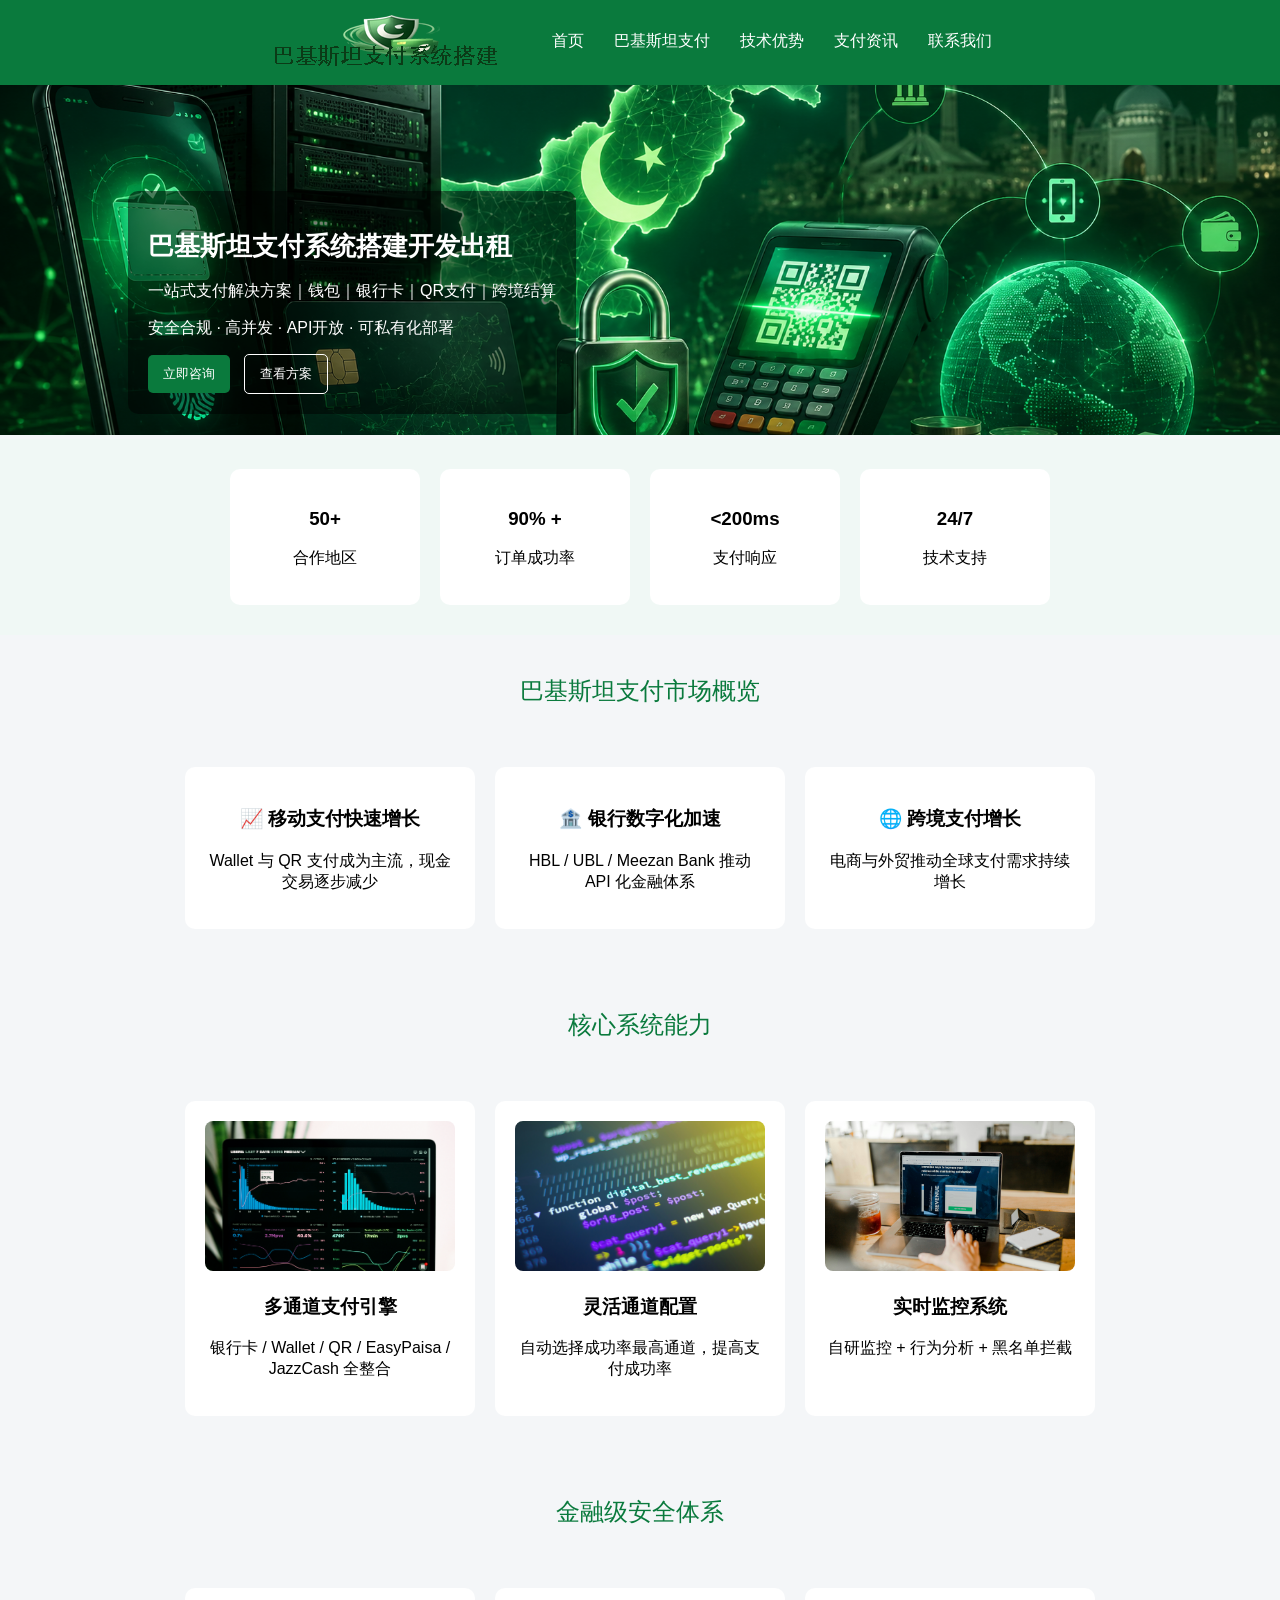
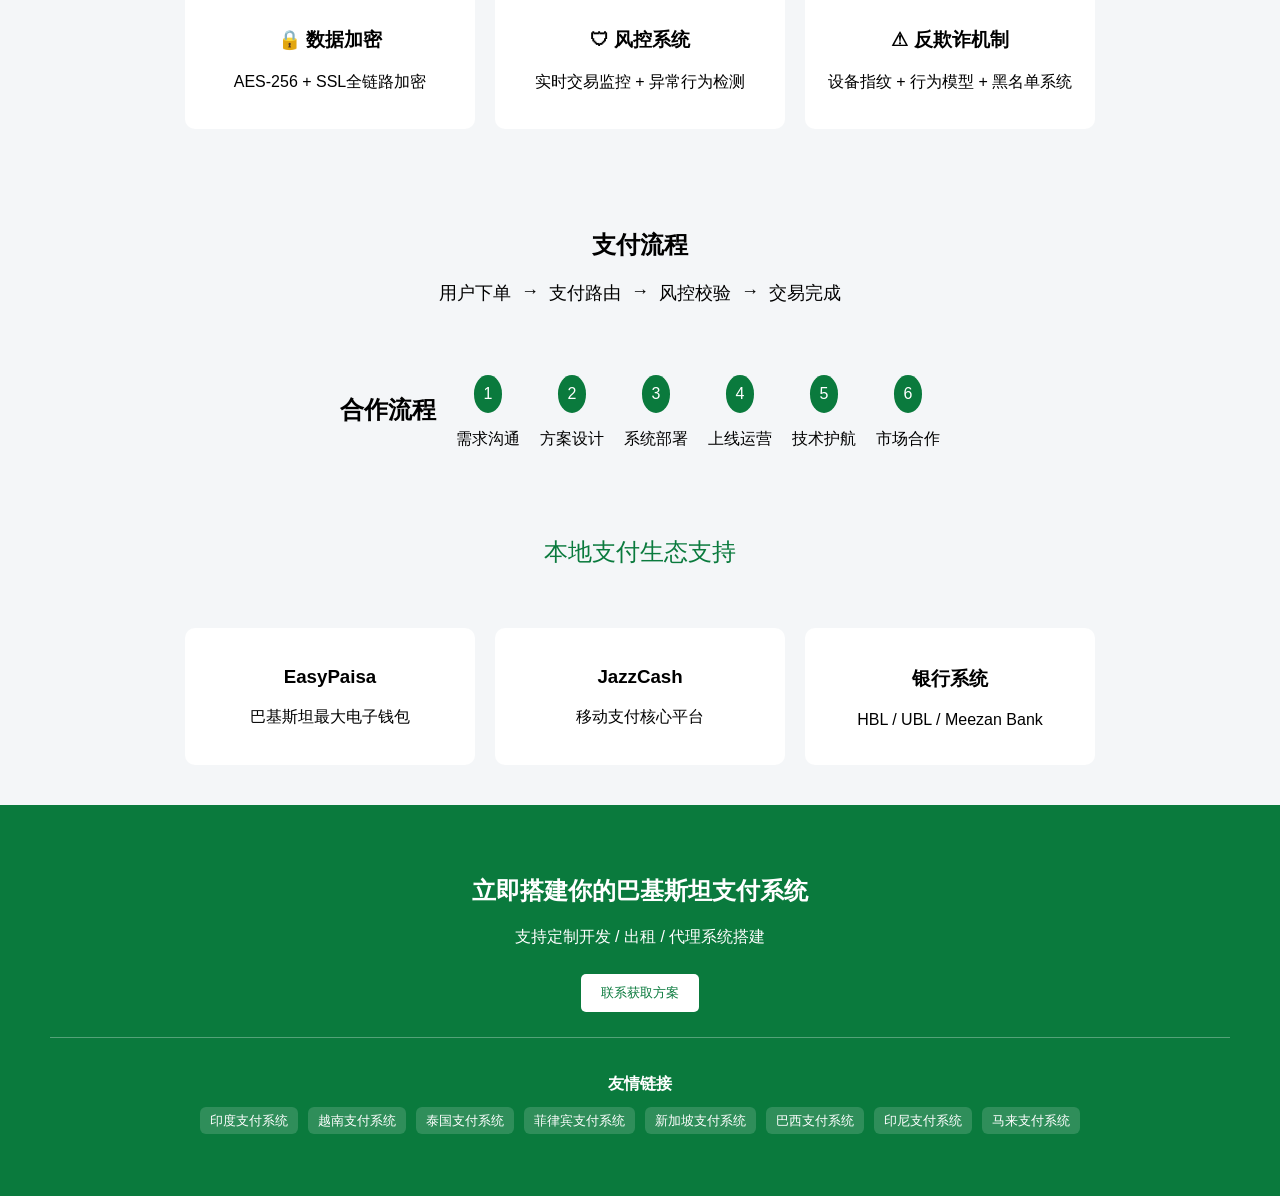
<file: index.html>
<!DOCTYPE html>
<html lang="zh">
<head>
<meta charset="UTF-8">
<title>巴基斯坦支付网关系统搭建｜本地支付接入｜银行+钱包+扫码支付</title>
<meta name="description" content="专业提供巴基斯坦支付系统搭建服务，支持第三方与第四方支付架构，覆盖本地银行收款、JazzCash、Easypaisa等钱包支付方式，支持扫码支付、代收代付与资金监控到账，为跨境企业提供一体化支付解决方案。">
<meta name="keywords" content="巴基斯坦支付系统搭建,巴基斯坦第三方支付系统搭建,巴基斯坦代收代付系统搭建,巴基斯坦本地支付接入,巴基斯坦JazzCash支付系统搭建,巴基斯坦Easypaisa支付系统搭建, 巴基斯坦银行收款系统搭建,巴基斯坦扫码支付系统搭建">
<link rel="icon" href="picture/favicon.png" type="image/x-icon">
<link rel="stylesheet" href="css/style.css">
</head>

<body>

<!-- 导航栏 -->
<div class="navbar">
  <img src="picture/logo.png" class="logo" loading="lazy" alt="巴基斯坦支付系统搭建">
  <ul>
    <li><a href="/">首页</a></li>
    <li><a href="pakistan.html">巴基斯坦支付</a></li>
    <li><a href="advantage.html">技术优势</a></li>
    <li><a href="news.html">支付资讯</a></li>
    <li><a href="https://t.me/ukpaysys" target="_blank" rel="nofollow">联系我们</a></li>
  </ul>
</div>

<!-- 🔥 Hero -->
<div class="carousel">
  <img id="slide" src="picture/shouye1.png" alt="巴基斯坦支付系统搭建开发出租" loading="lazy">

  <div class="hero-text">
    <h1>巴基斯坦支付系统搭建开发出租</h1>
    <p>一站式支付解决方案｜钱包｜银行卡｜QR支付｜跨境结算</p>
    <span>安全合规 · 高并发 · API开放 · 可私有化部署</span>

    <div class="hero-btns">
      <button onclick="window.open('https://t.me/ukpaysys','_blank')">
        立即咨询
      </button>
      <button class="ghost" onclick="window.open('pakistan.html','_blank')">
        查看方案
      </button>
    </div>
  </div>
</div>

<!-- 📊 数据增强 -->
<div class="stats">
  <div class="stat-box"><h3>50+</h3><p>合作地区</p></div>
  <div class="stat-box"><h3>90% +</h3><p>订单成功率</p></div>
  <div class="stat-box"><h3>&lt;200ms</h3><p>支付响应</p></div>
  <div class="stat-box"><h3>24/7</h3><p>技术支持</p></div>
</div>

<!-- 🌍 行业背景 -->
<div class="section-title">巴基斯坦支付市场概览</div>

<div class="section">
  <div class="card">
    <h3>📈 移动支付快速增长</h3>
    <p>Wallet 与 QR 支付成为主流，现金交易逐步减少</p>
  </div>

  <div class="card">
    <h3>🏦 银行数字化加速</h3>
    <p>HBL / UBL / Meezan Bank 推动 API 化金融体系</p>
  </div>

  <div class="card">
    <h3>🌐 跨境支付增长</h3>
    <p>电商与外贸推动全球支付需求持续增长</p>
  </div>
</div>

<!-- 🧭 核心系统能力 -->
<div class="section-title">核心系统能力</div>

<div class="section">

  <div class="card">
    <img src="picture/shouye2.jfif" alt="多通道支付引擎" loading="lazy">
    <h3>多通道支付引擎</h3>
    <p>银行卡 / Wallet / QR / EasyPaisa / JazzCash 全整合</p>
  </div>

  <div class="card">
    <img src="picture/shouye3.jfif" alt="灵活通道配置" loading="lazy">
    <h3>灵活通道配置</h3>
    <p>自动选择成功率最高通道，提高支付成功率</p>
  </div>

  <div class="card">
    <img src="picture/shouye4.jfif" alt="实时监控系统" loading="lazy">
    <h3>实时监控系统</h3>
    <p>自研监控 + 行为分析 + 黑名单拦截</p>
  </div>

</div>

<!-- 🔐 安全体系 -->
<div class="section-title">金融级安全体系</div>

<div class="section">
  <div class="card">
    <h3>🔒 数据加密</h3>
    <p>AES-256 + SSL全链路加密</p>
  </div>

  <div class="card">
    <h3>🛡 风控系统</h3>
    <p>实时交易监控 + 异常行为检测</p>
  </div>

  <div class="card">
    <h3>⚠ 反欺诈机制</h3>
    <p>设备指纹 + 行为模型 + 黑名单系统</p>
  </div>
</div>

<!-- 🔄 支付流程 -->
<div class="flow">
  <h2>支付流程</h2>
  <div class="flow-box">
    <div>用户下单</div><div>→</div>
    <div>支付路由</div><div>→</div>
    <div>风控校验</div><div>→</div>
    <div>交易完成</div>
  </div>
</div>

<!-- 🤝 合作流程 -->
<div class="steps">
  <h2>合作流程</h2>

  <div class="step"><span>1</span><p>需求沟通</p></div>
  <div class="step"><span>2</span><p>方案设计</p></div>
  <div class="step"><span>3</span><p>系统部署</p></div>
  <div class="step"><span>4</span><p>上线运营</p></div>
  <div class="step"><span>5</span><p>技术护航</p></div>
  <div class="step"><span>6</span><p>市场合作</p></div>
</div>

<!-- 🏦 支付生态 -->
<div class="section-title">本地支付生态支持</div>

<div class="section">
  <div class="card"><h3>EasyPaisa</h3><p>巴基斯坦最大电子钱包</p></div>
  <div class="card"><h3>JazzCash</h3><p>移动支付核心平台</p></div>
  <div class="card"><h3>银行系统</h3><p>HBL / UBL / Meezan Bank</p></div>
</div>

<!-- 📢 CTA -->
<div class="cta">
  <h2>立即搭建你的巴基斯坦支付系统</h2>
  <p>支持定制开发 / 出租 / 代理系统搭建</p>
  <button onclick="window.open('https://t.me/ukpaysys','_blank')">
    联系获取方案
  </button>

  <!-- 🔗 友情链接 -->
  <div class="friend-links">
    <h4>友情链接</h4>
    <ul>
      <li><a>印度支付系统</a></li>
      <li><a>越南支付系统</a></li>
      <li><a>泰国支付系统</a></li>
      <li><a>菲律宾支付系统</a></li>
      <li><a>新加坡支付系统</a></li>
      <li><a>巴西支付系统</a></li>
      <li><a>印尼支付系统</a></li>
      <li><a>马来支付系统</a></li>
    </ul>
  </div>
</div>

<script src="js/script.js"></script>
</body>
</html>
</file>
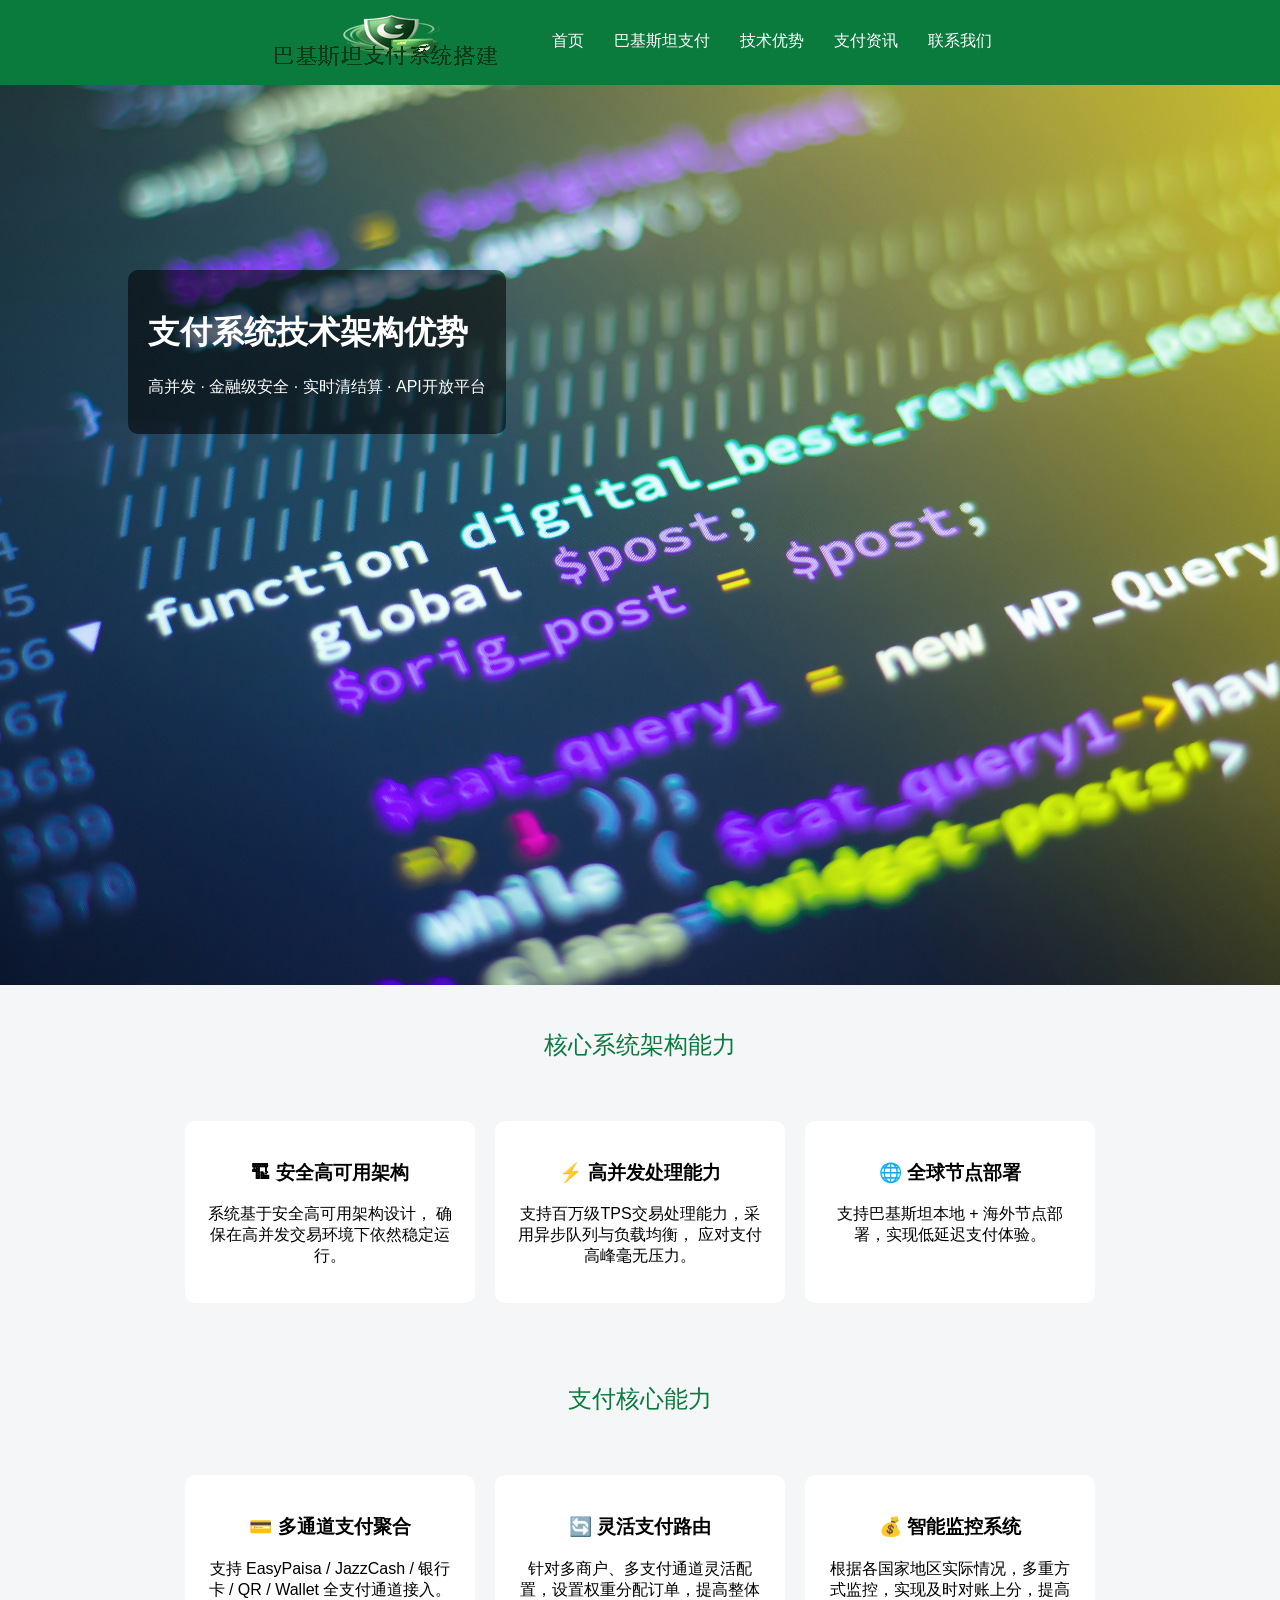
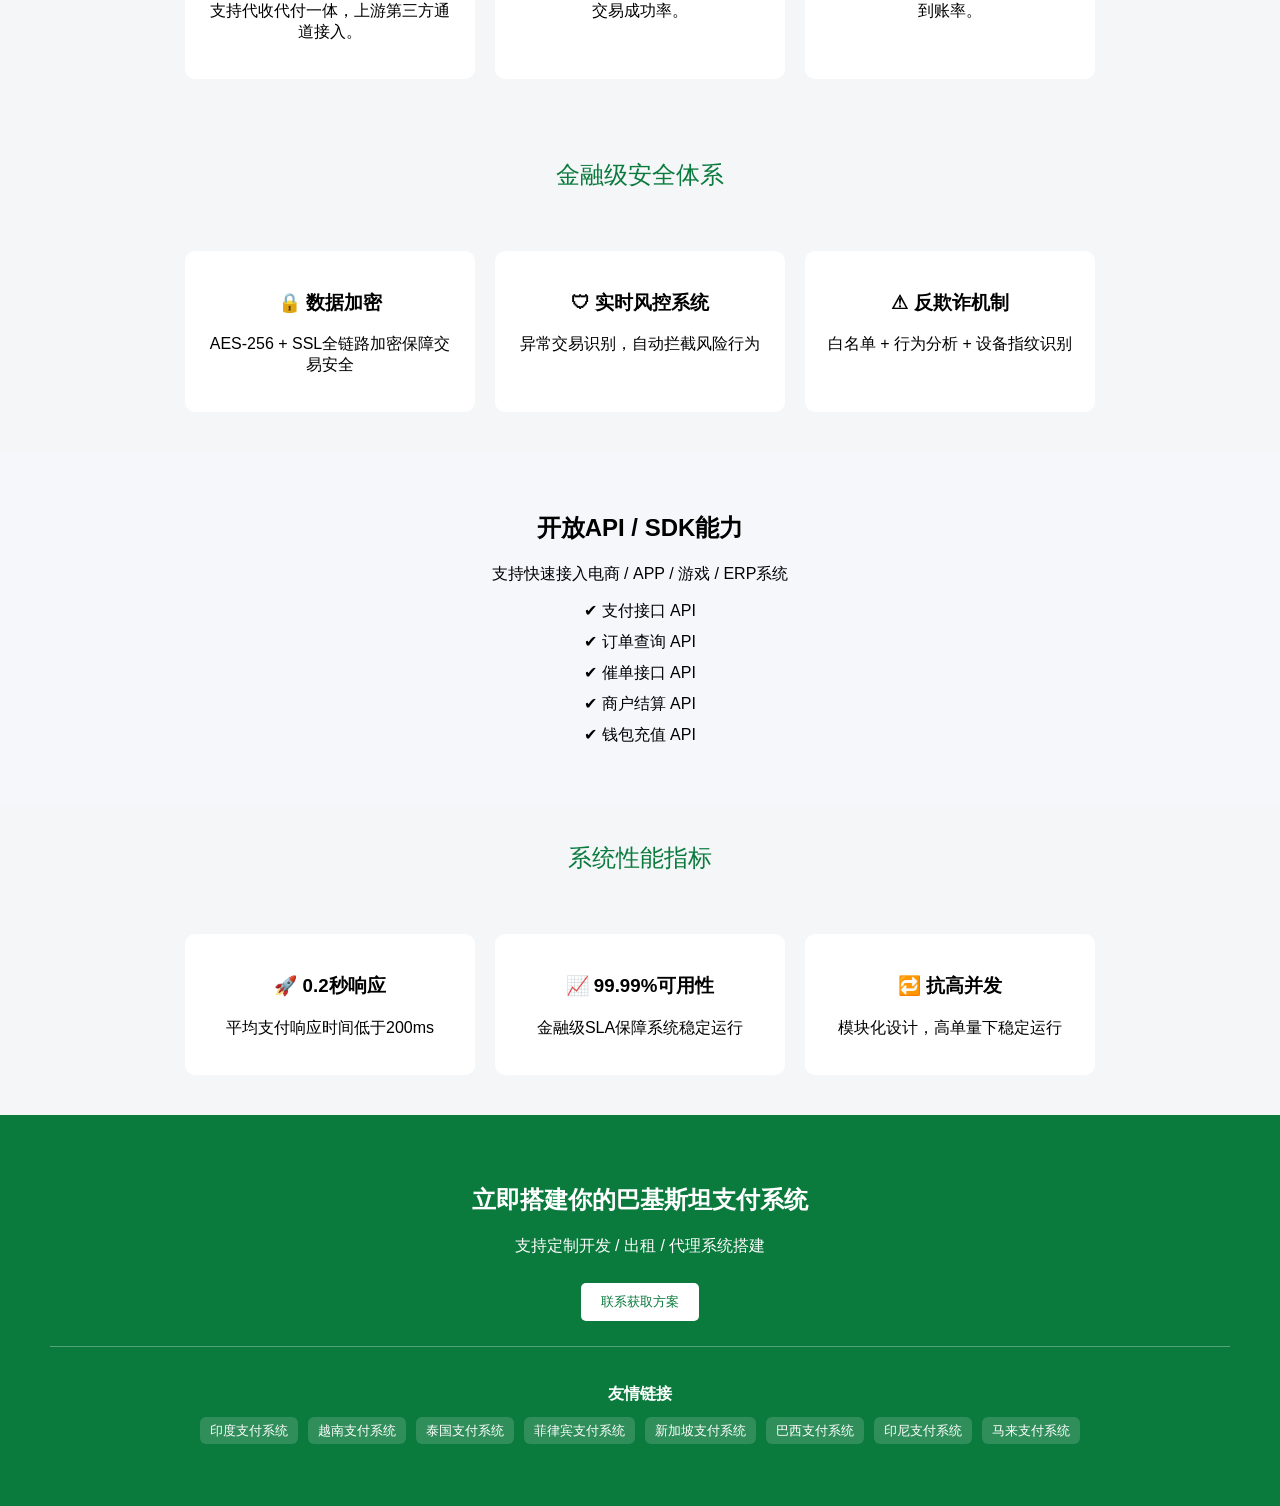
<file: advantage.html>
﻿<!DOCTYPE html>
<html lang="zh">
<head>
<meta charset="UTF-8">
<title>巴基斯坦支付系统优势｜高成功率通道｜多支付接入｜安全稳定清结算架构</title>
<meta name="description" content="巴基斯坦支付系统搭建方案具备高稳定性与高成功率支付通道，支持银行收款、电子钱包及扫码支付等多种本地支付方式接入，具备完善的风控系统与资金监控能力，帮助企业实现安全、高效的跨境支付与清结算。">
<meta name="keywords" content="巴基斯坦支付系统优势,支付系统稳定性,高成功率支付通道,支付系统安全风控,多通道支付系统,聚合支付系统,清结算系统,本地支付接入优势,跨境支付稳定性,银行收款优势,钱包支付系统">
<link rel="icon" href="picture/favicon.png" type="image/x-icon">
<link rel="stylesheet" href="css/style.css">
</head>

<body>

<!-- 导航栏 -->
<div class="navbar">
  <img src="picture/logo.png" class="logo" loading="lazy" alt="巴基斯坦支付系统搭建">
  <ul>
    <li><a href="/">首页</a></li>
    <li><a href="pakistan.html">巴基斯坦支付</a></li>
    <li><a href="advantage.html">技术优势</a></li>
    <li><a href="news.html">支付资讯</a></li>
    <li><a href="https://t.me/ukpaysys" target="_blank" rel="nofollow">联系我们</a></li>
  </ul>
</div>

<!-- 🔥 Banner -->
<div class="page-banner">
  <img src="picture/shouye3.jfif" alt="支付系统技术架构优势" loading="lazy">
  <div class="banner-text">
    <h1>支付系统技术架构优势</h1>
    <p>高并发 · 金融级安全 · 实时清结算 · API开放平台</p>
  </div>
</div>

<!-- ⚙️ 核心架构 -->
<div class="section-title">核心系统架构能力</div>

<div class="section">

  <div class="card">
    <h3>🏗 安全高可用架构</h3>
    <p>
      系统基于安全高可用架构设计，
      确保在高并发交易环境下依然稳定运行。
    </p>
  </div>

  <div class="card">
    <h3>⚡ 高并发处理能力</h3>
    <p>
      支持百万级TPS交易处理能力，采用异步队列与负载均衡，
      应对支付高峰毫无压力。
    </p>
  </div>

  <div class="card">
    <h3>🌐 全球节点部署</h3>
    <p>
      支持巴基斯坦本地 + 海外节点部署，实现低延迟支付体验。
    </p>
  </div>

</div>

<!-- 💳 支付核心能力 -->
<div class="section-title">支付核心能力</div>

<div class="section">

  <div class="card">
    <h3>💳 多通道支付聚合</h3>
    <p>
      支持 EasyPaisa / JazzCash / 银行卡 / QR / Wallet 全支付通道接入。支持代收代付一体，上游第三方通道接入。
    </p>
  </div>

  <div class="card">
    <h3>🔄 灵活支付路由</h3>
    <p>
      针对多商户、多支付通道灵活配置，设置权重分配订单，提高整体交易成功率。
    </p>
  </div>

  <div class="card">
    <h3>💰 智能监控系统</h3>
    <p>
      根据各国家地区实际情况，多重方式监控，实现及时对账上分，提高到账率。
    </p>
  </div>

</div>

<!-- 🔐 安全体系 -->
<div class="section-title">金融级安全体系</div>

<div class="section">

  <div class="card">
    <h3>🔒 数据加密</h3>
    <p>AES-256 + SSL全链路加密保障交易安全</p>
  </div>

  <div class="card">
    <h3>🛡 实时风控系统</h3>
    <p>异常交易识别，自动拦截风险行为</p>
  </div>

  <div class="card">
    <h3>⚠ 反欺诈机制</h3>
    <p>白名单 + 行为分析 + 设备指纹识别</p>
  </div>

</div>

<!-- 🧩 API能力 -->
<div class="api-box">
  <h2>开放API / SDK能力</h2>
  <p>支持快速接入电商 / APP / 游戏 / ERP系统</p>

  <ul>
    <li>✔ 支付接口 API</li>
    <li>✔ 订单查询 API</li>
    <li>✔ 催单接口 API</li>
    <li>✔ 商户结算 API</li>
    <li>✔ 钱包充值 API</li>
  </ul>
</div>

<!-- 📊 系统性能 -->
<div class="section-title">系统性能指标</div>

<div class="section">

  <div class="card">
    <h3>🚀 0.2秒响应</h3>
    <p>平均支付响应时间低于200ms</p>
  </div>

  <div class="card">
    <h3>📈 99.99%可用性</h3>
    <p>金融级SLA保障系统稳定运行</p>
  </div>

  <div class="card">
    <h3>🔁 抗高并发</h3>
    <p>模块化设计，高单量下稳定运行</p>
  </div>

</div>

<!-- 📢 CTA -->
<div class="cta">
  <h2>立即搭建你的巴基斯坦支付系统</h2>
  <p>支持定制开发 / 出租 / 代理系统搭建</p>
  <button onclick="window.open('https://t.me/ukpaysys','_blank')">
    联系获取方案
  </button>

  <!-- 🔗 友情链接 -->
  <div class="friend-links">
    <h4>友情链接</h4>
    <ul>
      <li><a>印度支付系统</a></li>
      <li><a>越南支付系统</a></li>
      <li><a>泰国支付系统</a></li>
      <li><a>菲律宾支付系统</a></li>
      <li><a>新加坡支付系统</a></li>
      <li><a>巴西支付系统</a></li>
      <li><a>印尼支付系统</a></li>
      <li><a>马来支付系统</a></li>
    </ul>
  </div>
</div>

</body>
</html>
</file>
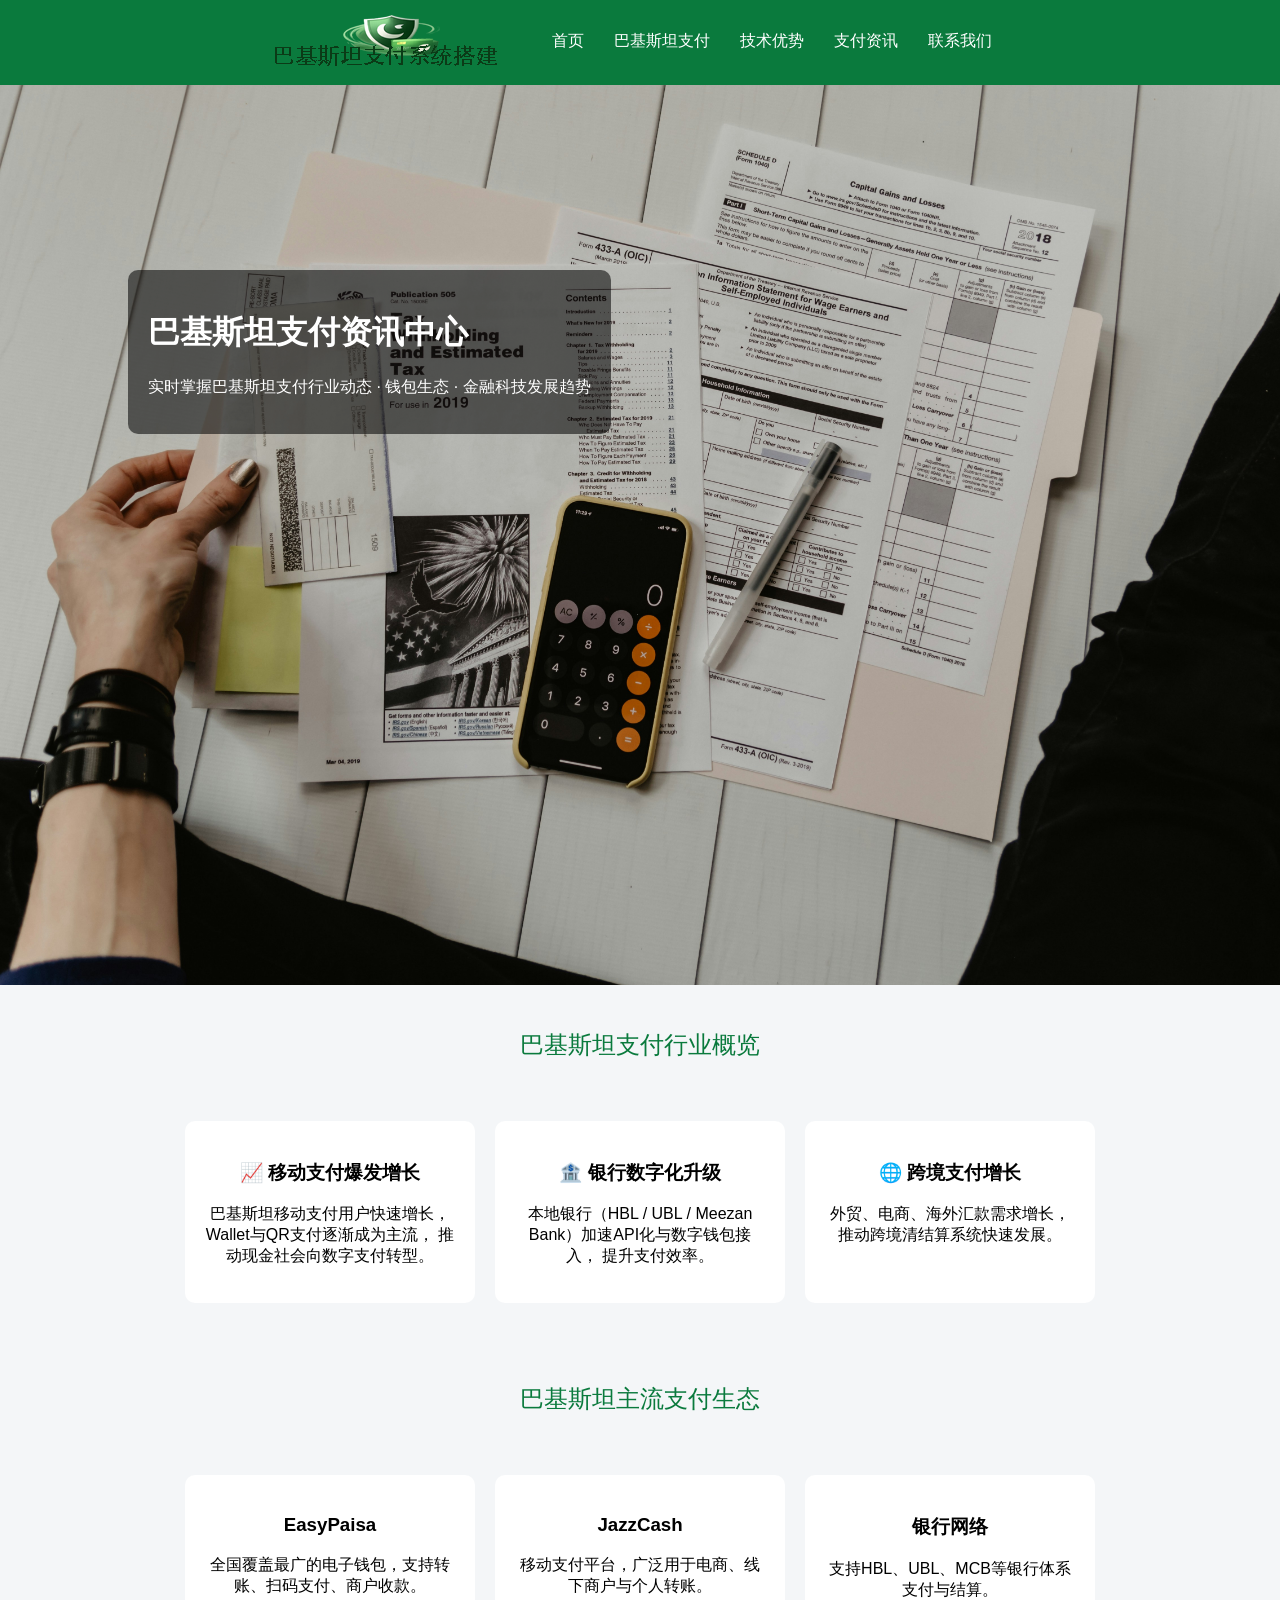
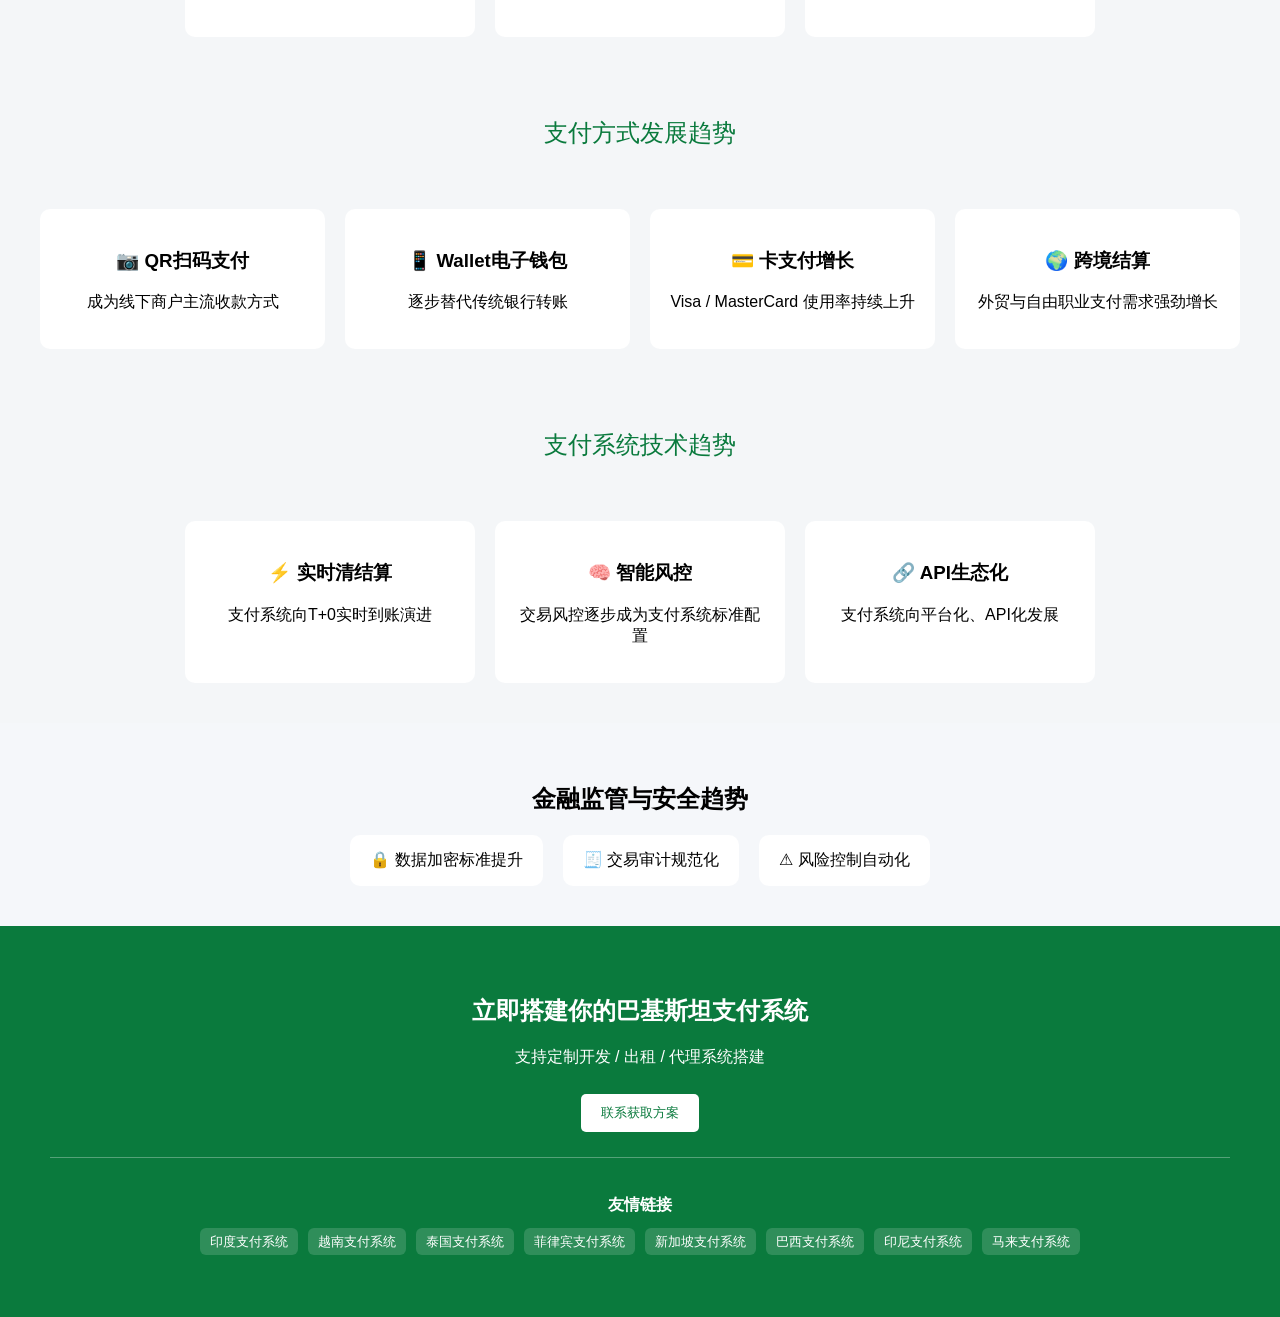
<file: news.html>
﻿<!DOCTYPE html>
<html lang="zh">
<head>
<meta charset="UTF-8">
<title>巴基斯坦支付行业资讯｜支付政策｜行业动态｜支付系统更新</title>
<meta name="description" content="提供巴基斯坦支付行业最新资讯，包括本地支付政策变化、银行接口更新、电子钱包发展动态以及跨境支付行业趋势分析，帮助企业掌握市场变化。">
<meta name="keywords" content="巴基斯坦支付新闻,支付行业资讯,巴基斯坦支付政策,巴基斯坦支付系统动态,跨境支付趋势">
<link rel="icon" href="picture/favicon.png" type="image/x-icon">
<link rel="stylesheet" href="css/style.css">
</head>

<body>

<!-- 导航栏 -->
<div class="navbar">
  <img src="picture/logo.png" class="logo" loading="lazy" alt="巴基斯坦支付系统搭建">
  <ul>
    <li><a href="/">首页</a></li>
    <li><a href="pakistan.html">巴基斯坦支付</a></li>
    <li><a href="advantage.html">技术优势</a></li>
    <li><a href="news.html">支付资讯</a></li>
    <li><a href="https://t.me/ukpaysys" target="_blank" rel="nofollow">联系我们</a></li>
  </ul>
</div>

<!-- 🔥 Banner -->
<div class="page-banner">
  <img src="picture/news.jfif" alt="巴基斯坦支付资讯中心" loading="lazy">
  <div class="banner-text">
    <h1>巴基斯坦支付资讯中心</h1>
    <p>实时掌握巴基斯坦支付行业动态 · 钱包生态 · 金融科技发展趋势</p>
  </div>
</div>

<!-- 📊 行业总览 -->
<div class="section-title">巴基斯坦支付行业概览</div>

<div class="section">
  <a href="news1.html" class="card">
    <h3>📈 移动支付爆发增长</h3>
    <p>
      巴基斯坦移动支付用户快速增长，Wallet与QR支付逐渐成为主流，
      推动现金社会向数字支付转型。
    </p>
  </a>
  
  <a href="news2.html" class="card">
    <h3>🏦 银行数字化升级</h3>
    <p>
      本地银行（HBL / UBL / Meezan Bank）加速API化与数字钱包接入，
      提升支付效率。
    </p>
  </a>
  
  <a href="news3.html" class="card">
    <h3>🌐 跨境支付增长</h3>
    <p>
      外贸、电商、海外汇款需求增长，推动跨境清结算系统快速发展。
    </p>
  </a>
</div>

<!-- 💳 本地支付生态 -->
<div class="section-title">巴基斯坦主流支付生态</div>

<div class="section">

  <div class="card">
    <h3>EasyPaisa</h3>
    <p>
      全国覆盖最广的电子钱包，支持转账、扫码支付、商户收款。
    </p>
  </div>

  <div class="card">
    <h3>JazzCash</h3>
    <p>
      移动支付平台，广泛用于电商、线下商户与个人转账。
    </p>
  </div>

  <div class="card">
    <h3>银行网络</h3>
    <p>
      支持HBL、UBL、MCB等银行体系支付与结算。
    </p>
  </div>

</div>

<!-- 📱 支付方式趋势 -->
<div class="section-title">支付方式发展趋势</div>

<div class="section">

  <div class="card">
    <h3>📷 QR扫码支付</h3>
    <p>成为线下商户主流收款方式</p>
  </div>

  <div class="card">
    <h3>📱 Wallet电子钱包</h3>
    <p>逐步替代传统银行转账</p>
  </div>

  <div class="card">
    <h3>💳 卡支付增长</h3>
    <p>Visa / MasterCard 使用率持续上升</p>
  </div>

  <div class="card">
    <h3>🌍 跨境结算</h3>
    <p>外贸与自由职业支付需求强劲增长</p>
  </div>

</div>

<!-- ⚙️ 支付系统趋势 -->
<div class="section-title">支付系统技术趋势</div>

<div class="section">

  <div class="card">
    <h3>⚡ 实时清结算</h3>
    <p>支付系统向T+0实时到账演进</p>
  </div>

  <div class="card">
    <h3>🧠 智能风控</h3>
    <p>交易风控逐步成为支付系统标准配置</p>
  </div>

  <div class="card">
    <h3>🔗 API生态化</h3>
    <p>支付系统向平台化、API化发展</p>
  </div>

</div>

<!-- 🔐 安全与监管 -->
<div class="security">
  <h2>金融监管与安全趋势</h2>

  <div class="security-grid">
    <div>🔒 数据加密标准提升</div>
    <div>🧾 交易审计规范化</div>
    <div>⚠ 风险控制自动化</div>
  </div>
</div>

<!-- 📢 CTA -->
<div class="cta">
  <h2>立即搭建你的巴基斯坦支付系统</h2>
  <p>支持定制开发 / 出租 / 代理系统搭建</p>
  <button onclick="window.open('https://t.me/ukpaysys','_blank')">
    联系获取方案
  </button>

  <!-- 🔗 友情链接 -->
  <div class="friend-links">
    <h4>友情链接</h4>
    <ul>
      <li><a>印度支付系统</a></li>
      <li><a>越南支付系统</a></li>
      <li><a>泰国支付系统</a></li>
      <li><a>菲律宾支付系统</a></li>
      <li><a>新加坡支付系统</a></li>
      <li><a>巴西支付系统</a></li>
      <li><a>印尼支付系统</a></li>
      <li><a>马来支付系统</a></li>
    </ul>
  </div>
</div>

</body>
</html>
</file>
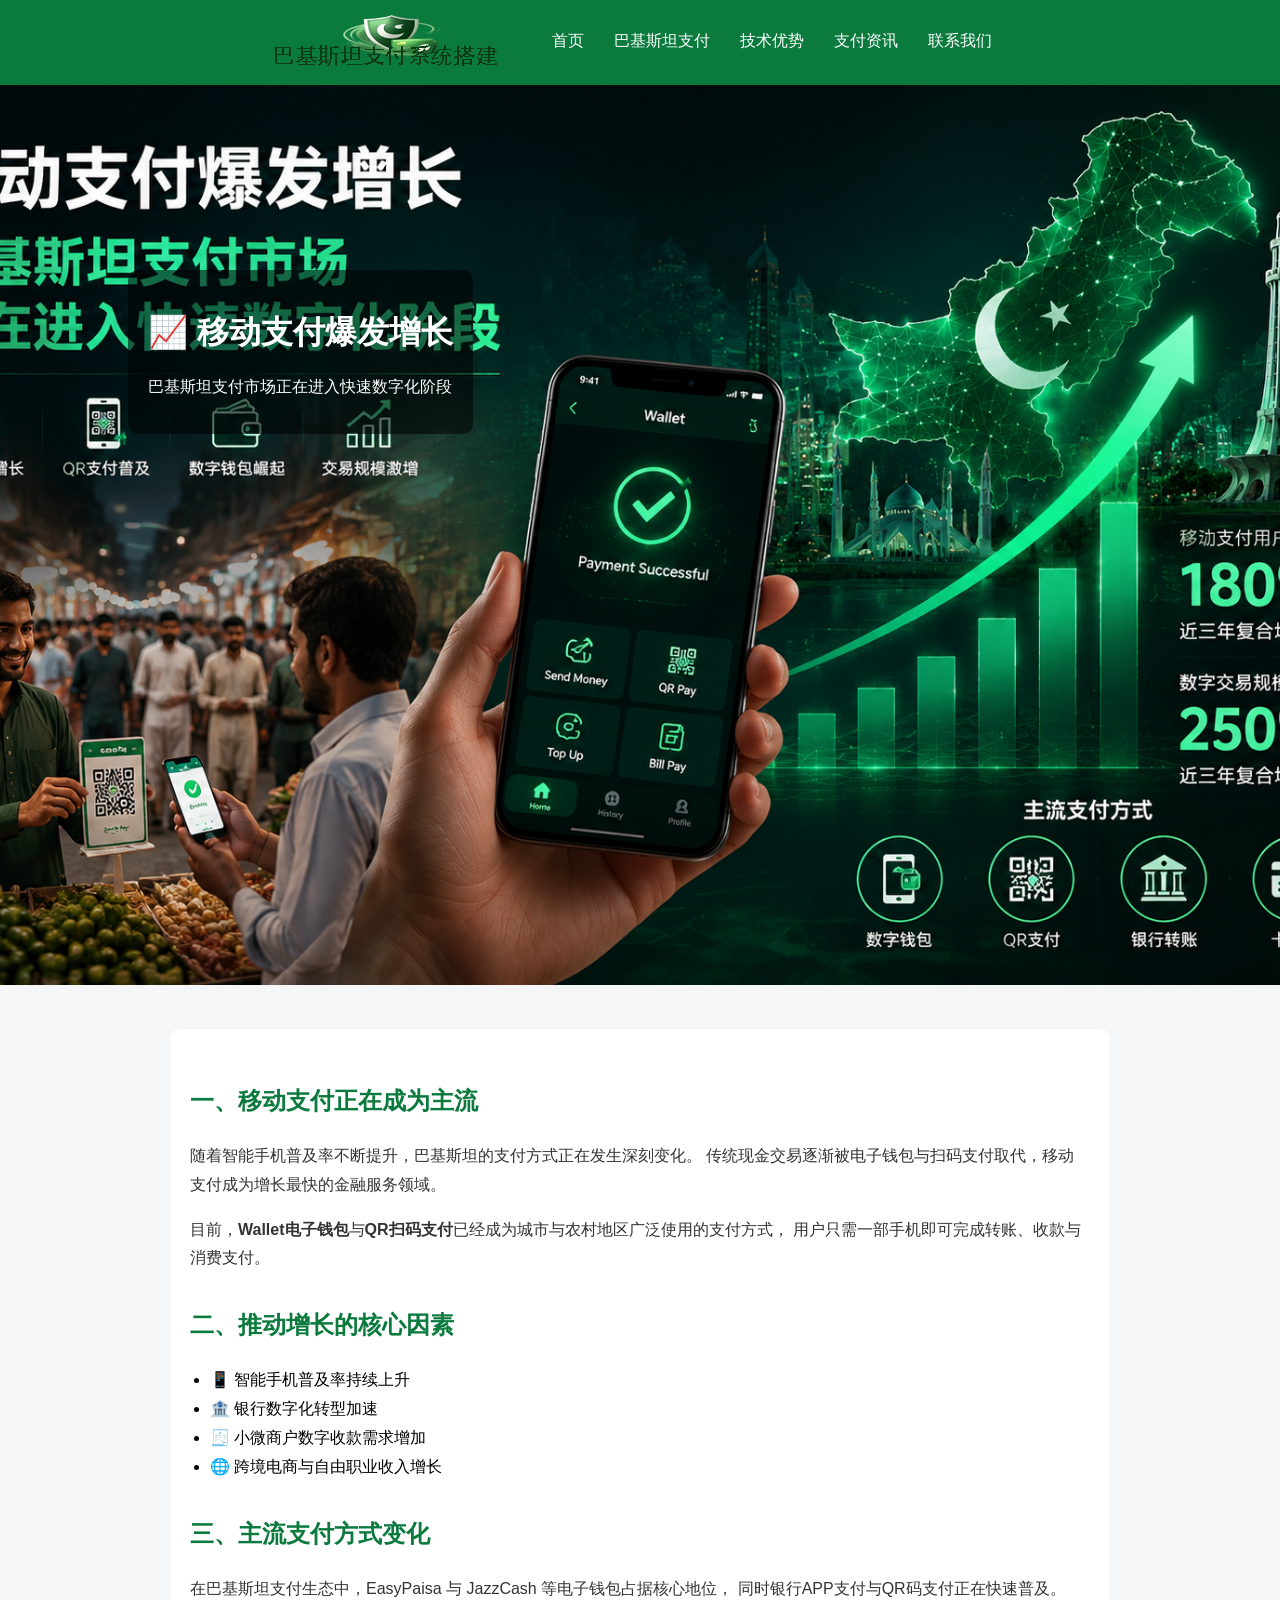
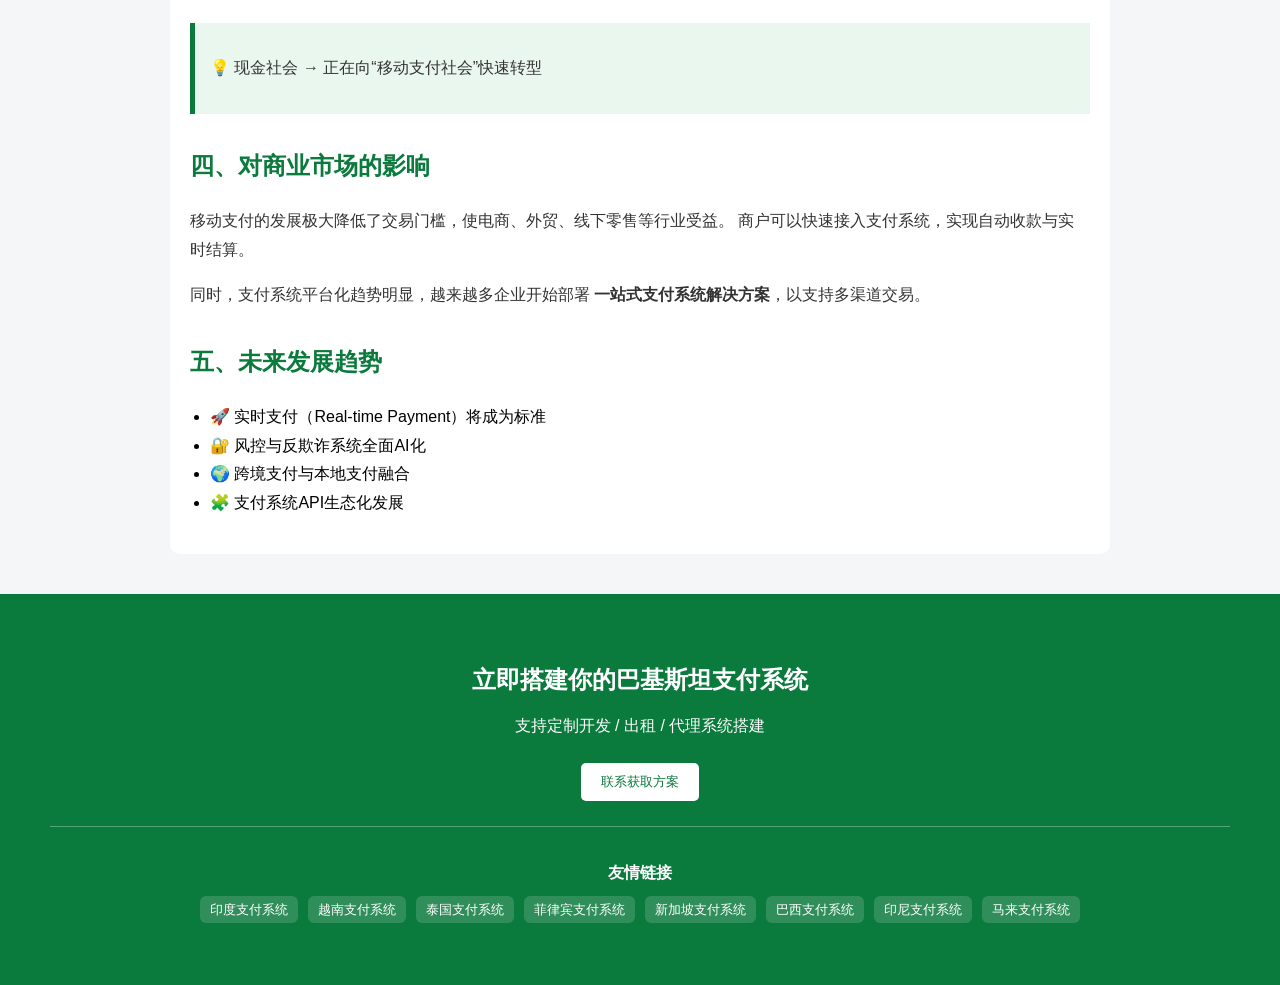
<file: news1.html>
﻿<!DOCTYPE html>
<html lang="zh">
<head>
<meta charset="UTF-8">
<title>移动支付爆发增长｜巴基斯坦支付资讯</title>
<meta name="description" content="随着智能手机普及率不断提升，巴基斯坦的支付方式正在发生深刻变化。 传统现金交易逐渐被电子钱包与扫码支付取代，移动支付成为增长最快的金融服务领域。">
<link rel="icon" href="picture/favicon.png" type="image/x-icon">
<link rel="stylesheet" href="css/style.css">
</head>

<body>

<!-- 导航栏 -->
<div class="navbar">
  <img src="picture/logo.png" class="logo" loading="lazy" alt="巴基斯坦支付系统搭建">
  <ul>
    <li><a href="/">首页</a></li>
    <li><a href="pakistan.html">巴基斯坦支付</a></li>
    <li><a href="advantage.html">技术优势</a></li>
    <li><a href="news.html">支付资讯</a></li>
    <li><a href="https://t.me/ukpaysys" target="_blank" rel="nofollow">联系我们</a></li>
  </ul>
</div>

<!-- 文章头图 -->
<div class="page-banner">
  <img src="picture/new1.png" alt="移动支付爆发增长" loading="lazy">
  <div class="banner-text">
    <h1>📈 移动支付爆发增长</h1>
    <p>巴基斯坦支付市场正在进入快速数字化阶段</p>
  </div>
</div>

<!-- 文章内容 -->
<div class="article">

  <h2>一、移动支付正在成为主流</h2>
  <p>
    随着智能手机普及率不断提升，巴基斯坦的支付方式正在发生深刻变化。
    传统现金交易逐渐被电子钱包与扫码支付取代，移动支付成为增长最快的金融服务领域。
  </p>

  <p>
    目前，<b>Wallet电子钱包</b>与<b>QR扫码支付</b>已经成为城市与农村地区广泛使用的支付方式，
    用户只需一部手机即可完成转账、收款与消费支付。
  </p>

  <h2>二、推动增长的核心因素</h2>

  <ul>
    <li>📱 智能手机普及率持续上升</li>
    <li>🏦 银行数字化转型加速</li>
    <li>🧾 小微商户数字收款需求增加</li>
    <li>🌐 跨境电商与自由职业收入增长</li>
  </ul>

  <h2>三、主流支付方式变化</h2>

  <p>
    在巴基斯坦支付生态中，EasyPaisa 与 JazzCash 等电子钱包占据核心地位，
    同时银行APP支付与QR码支付正在快速普及。
  </p>

  <div class="highlight-box">
    <p>
      💡 现金社会 → 正在向“移动支付社会”快速转型
    </p>
  </div>

  <h2>四、对商业市场的影响</h2>

  <p>
    移动支付的发展极大降低了交易门槛，使电商、外贸、线下零售等行业受益。
    商户可以快速接入支付系统，实现自动收款与实时结算。
  </p>

  <p>
    同时，支付系统平台化趋势明显，越来越多企业开始部署
    <b>一站式支付系统解决方案</b>，以支持多渠道交易。
  </p>

  <h2>五、未来发展趋势</h2>

  <ul>
    <li>🚀 实时支付（Real-time Payment）将成为标准</li>
    <li>🔐 风控与反欺诈系统全面AI化</li>
    <li>🌍 跨境支付与本地支付融合</li>
    <li>🧩 支付系统API生态化发展</li>
  </ul>

</div>

<!-- CTA -->
<div class="cta">
  <h2>立即搭建你的巴基斯坦支付系统</h2>
  <p>支持定制开发 / 出租 / 代理系统搭建</p>
  <button onclick="window.open('https://t.me/ukpaysys','_blank')">
    联系获取方案
  </button>

  <!-- 🔗 友情链接 -->
  <div class="friend-links">
    <h4>友情链接</h4>
    <ul>
      <li><a>印度支付系统</a></li>
      <li><a>越南支付系统</a></li>
      <li><a>泰国支付系统</a></li>
      <li><a>菲律宾支付系统</a></li>
      <li><a>新加坡支付系统</a></li>
      <li><a>巴西支付系统</a></li>
      <li><a>印尼支付系统</a></li>
      <li><a>马来支付系统</a></li>
    </ul>
  </div>
</div>

</body>
</html>
</file>
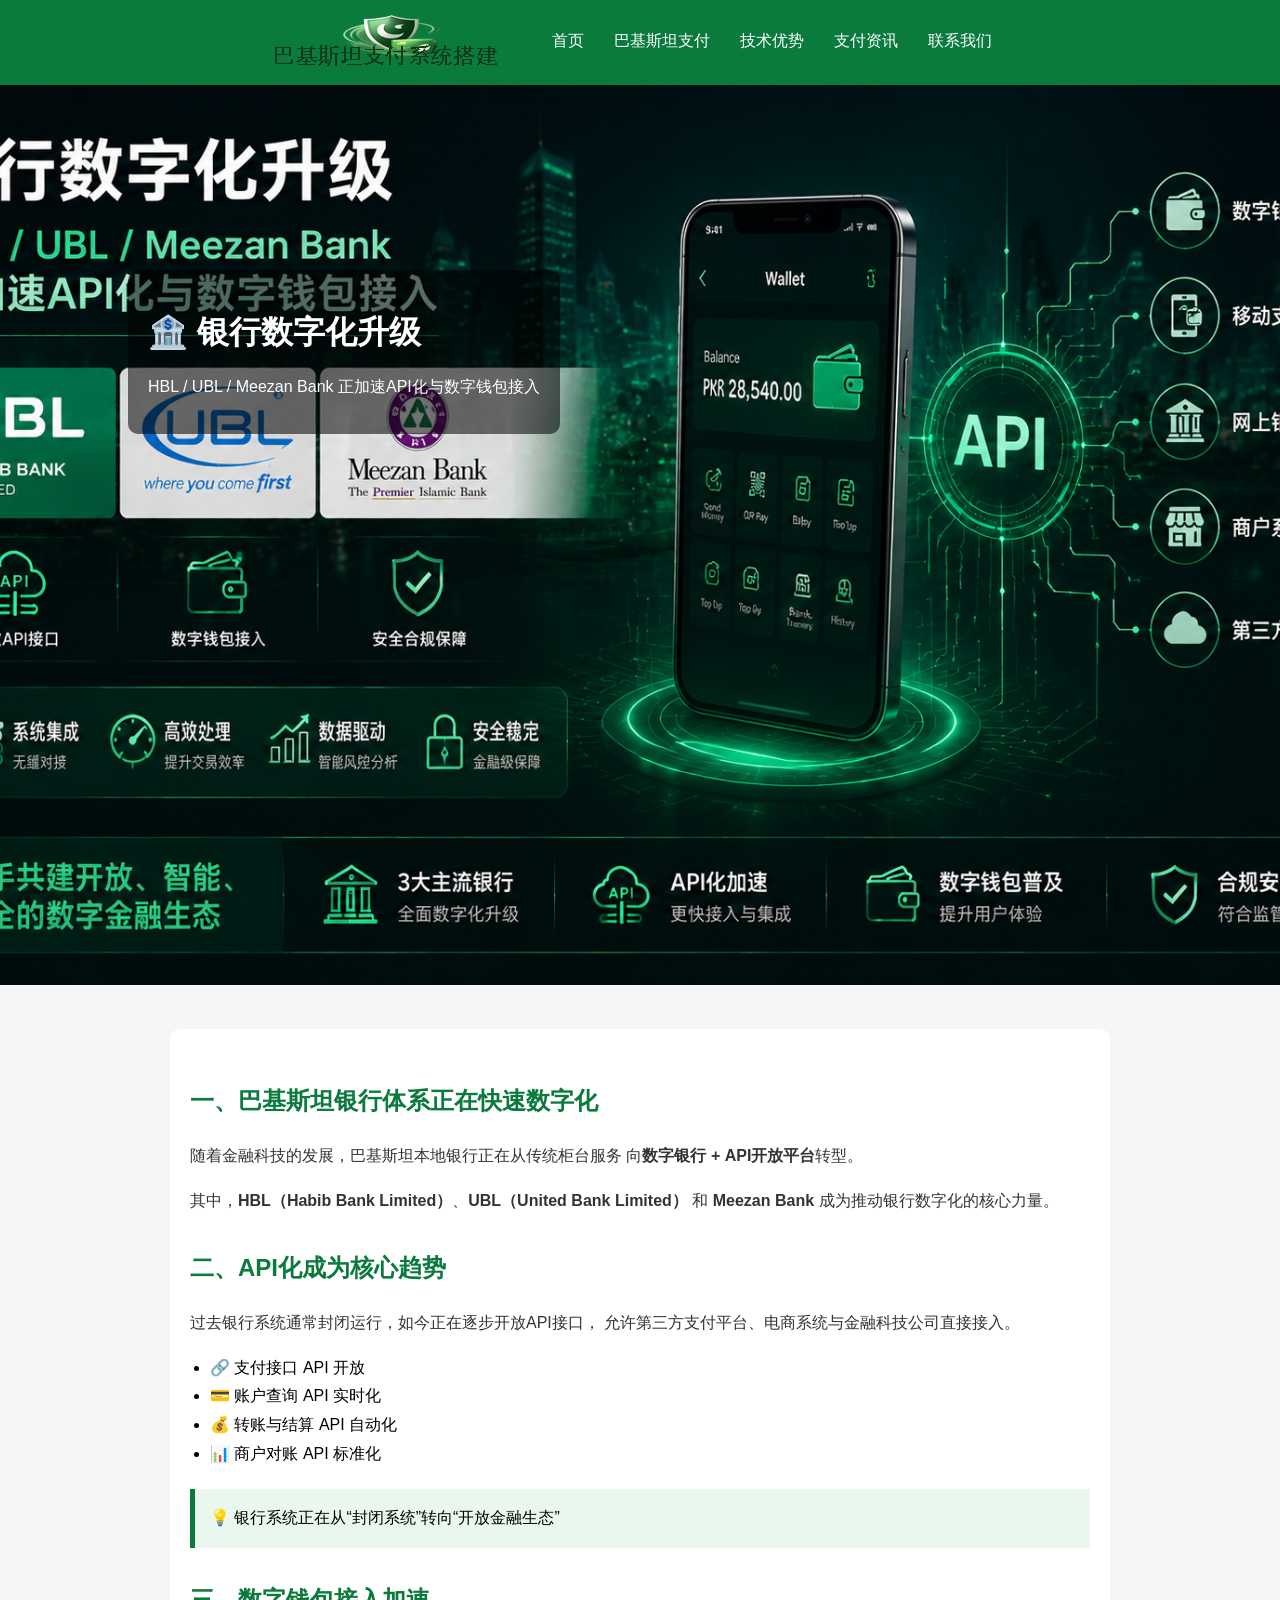
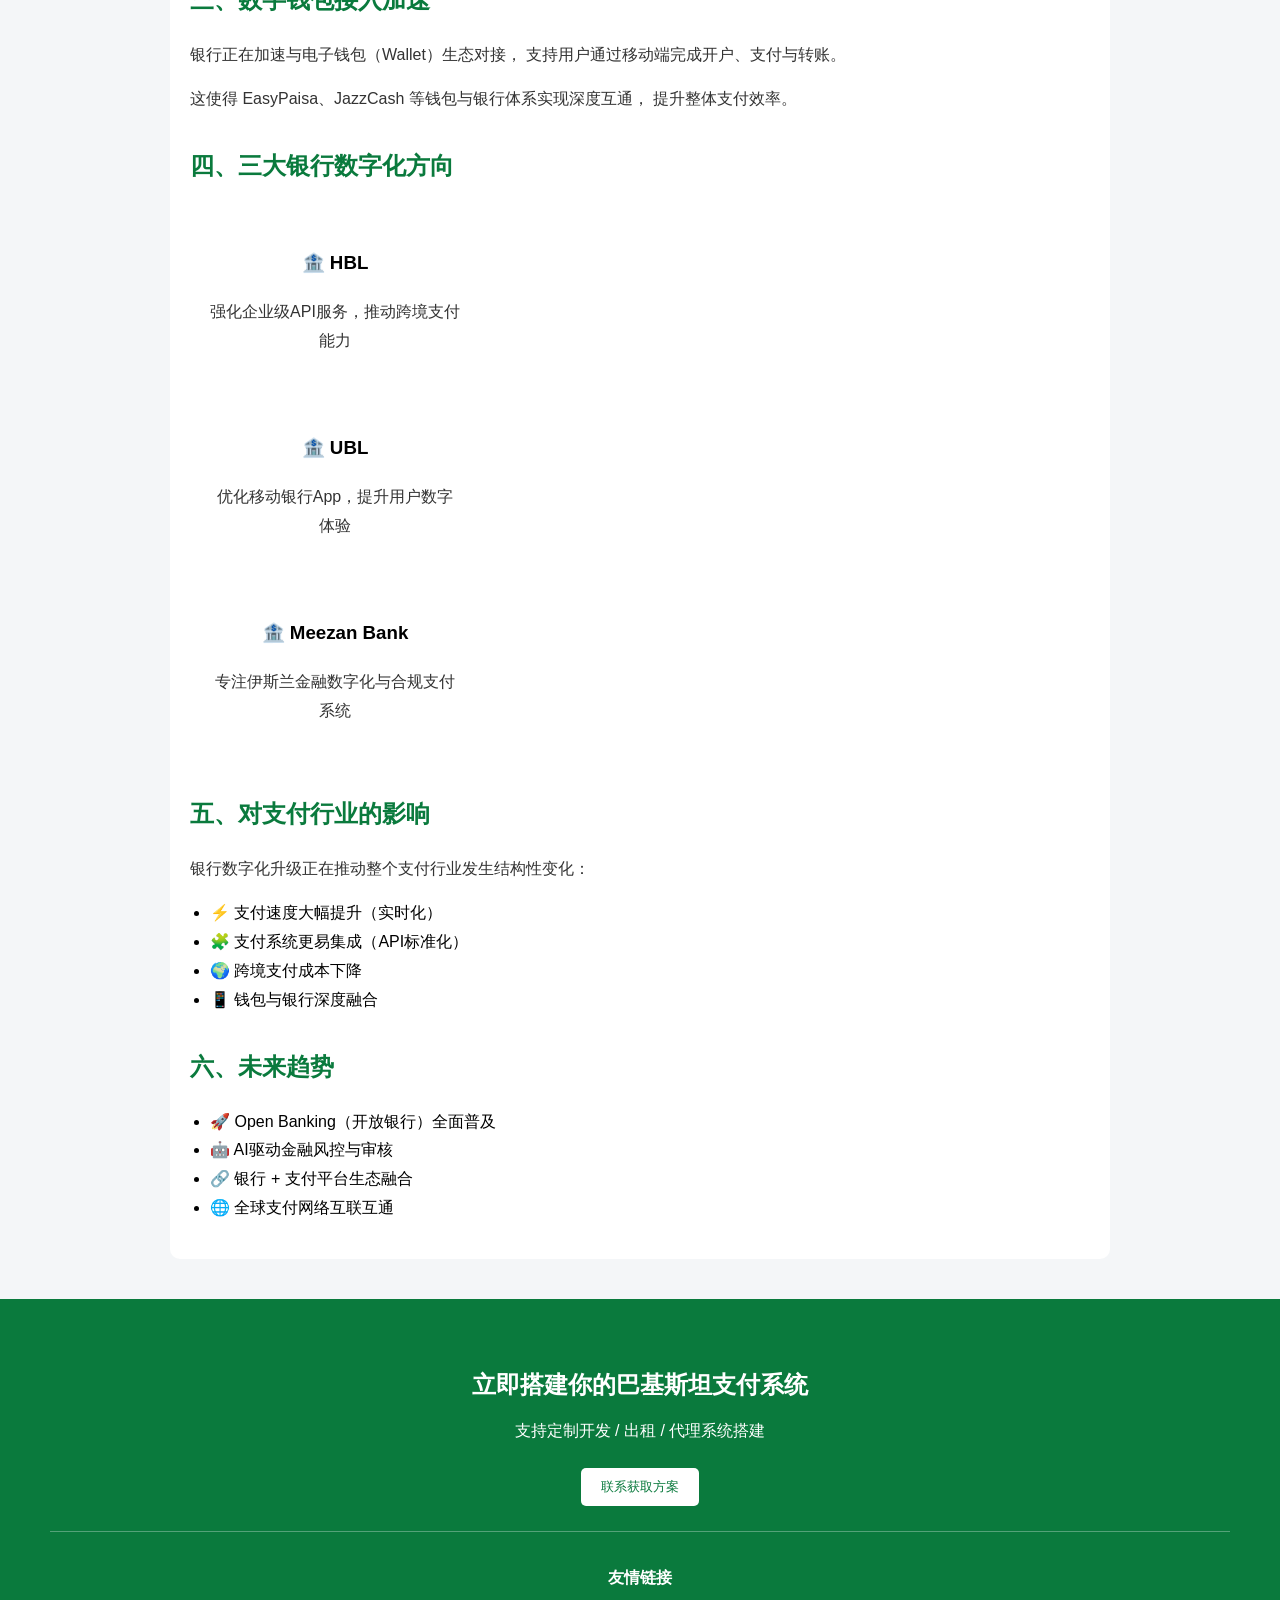
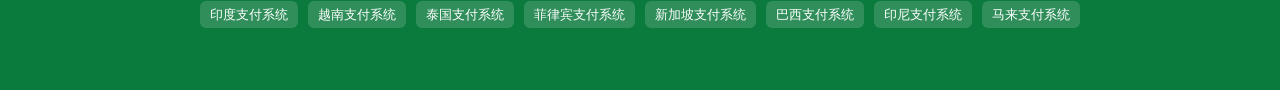
<file: news2.html>
﻿<!DOCTYPE html>
<html lang="zh">
<head>
<meta charset="UTF-8">
<title>银行数字化升级｜巴基斯坦支付资讯</title>
<meta name="description" content="随着金融科技的发展，巴基斯坦本地银行正在从传统柜台服务 向数字银行 + API开放平台转型。其中，HBL（Habib Bank Limited）、UBL（United Bank Limited） 和 Meezan Bank 成为推动银行数字化的核心力量。">
<link rel="icon" href="picture/favicon.png" type="image/x-icon">
<link rel="stylesheet" href="css/style.css">
</head>

<body>

<!-- 导航栏 -->
<div class="navbar">
  <img src="picture/logo.png" class="logo" loading="lazy" alt="巴基斯坦支付系统搭建">
  <ul>
    <li><a href="/">首页</a></li>
    <li><a href="pakistan.html">巴基斯坦支付</a></li>
    <li><a href="advantage.html">技术优势</a></li>
    <li><a href="news.html">支付资讯</a></li>
    <li><a href="https://t.me/ukpaysys" target="_blank" rel="nofollow">联系我们</a></li>
  </ul>
</div>

<!-- 🔥 Banner -->
<div class="page-banner">
  <img src="picture/news2.png" loading="lazy" alt="银行数字化升级">
  <div class="banner-text">
    <h1>🏦 银行数字化升级</h1>
    <p>HBL / UBL / Meezan Bank 正加速API化与数字钱包接入</p>
  </div>
</div>

<!-- 文章主体 -->
<div class="article">

  <h2>一、巴基斯坦银行体系正在快速数字化</h2>
  <p>
    随着金融科技的发展，巴基斯坦本地银行正在从传统柜台服务
    向<b>数字银行 + API开放平台</b>转型。
  </p>

  <p>
    其中，<b>HBL（Habib Bank Limited）</b>、<b>UBL（United Bank Limited）</b>
    和 <b>Meezan Bank</b> 成为推动银行数字化的核心力量。
  </p>

  <h2>二、API化成为核心趋势</h2>

  <p>
    过去银行系统通常封闭运行，如今正在逐步开放API接口，
    允许第三方支付平台、电商系统与金融科技公司直接接入。
  </p>

  <ul>
    <li>🔗 支付接口 API 开放</li>
    <li>💳 账户查询 API 实时化</li>
    <li>💰 转账与结算 API 自动化</li>
    <li>📊 商户对账 API 标准化</li>
  </ul>

  <div class="highlight-box">
    💡 银行系统正在从“封闭系统”转向“开放金融生态”
  </div>

  <h2>三、数字钱包接入加速</h2>

  <p>
    银行正在加速与电子钱包（Wallet）生态对接，
    支持用户通过移动端完成开户、支付与转账。
  </p>

  <p>
    这使得 EasyPaisa、JazzCash 等钱包与银行体系实现深度互通，
    提升整体支付效率。
  </p>

  <h2>四、三大银行数字化方向</h2>

  <div class="card-grid">

    <div class="card">
      <h3>🏦 HBL</h3>
      <p>强化企业级API服务，推动跨境支付能力</p>
    </div>

    <div class="card">
      <h3>🏦 UBL</h3>
      <p>优化移动银行App，提升用户数字体验</p>
    </div>

    <div class="card">
      <h3>🏦 Meezan Bank</h3>
      <p>专注伊斯兰金融数字化与合规支付系统</p>
    </div>

  </div>

  <h2>五、对支付行业的影响</h2>

  <p>
    银行数字化升级正在推动整个支付行业发生结构性变化：
  </p>

  <ul>
    <li>⚡ 支付速度大幅提升（实时化）</li>
    <li>🧩 支付系统更易集成（API标准化）</li>
    <li>🌍 跨境支付成本下降</li>
    <li>📱 钱包与银行深度融合</li>
  </ul>

  <h2>六、未来趋势</h2>

  <ul>
    <li>🚀 Open Banking（开放银行）全面普及</li>
    <li>🤖 AI驱动金融风控与审核</li>
    <li>🔗 银行 + 支付平台生态融合</li>
    <li>🌐 全球支付网络互联互通</li>
  </ul>

</div>

<!-- CTA -->
<div class="cta">
  <h2>立即搭建你的巴基斯坦支付系统</h2>
  <p>支持定制开发 / 出租 / 代理系统搭建</p>
  <button onclick="window.open('https://t.me/ukpaysys','_blank')">
    联系获取方案
  </button>

  <!-- 🔗 友情链接 -->
  <div class="friend-links">
    <h4>友情链接</h4>
    <ul>
      <li><a>印度支付系统</a></li>
      <li><a>越南支付系统</a></li>
      <li><a>泰国支付系统</a></li>
      <li><a>菲律宾支付系统</a></li>
      <li><a>新加坡支付系统</a></li>
      <li><a>巴西支付系统</a></li>
      <li><a>印尼支付系统</a></li>
      <li><a>马来支付系统</a></li>
    </ul>
  </div>
</div>

</body>
</html>
</file>
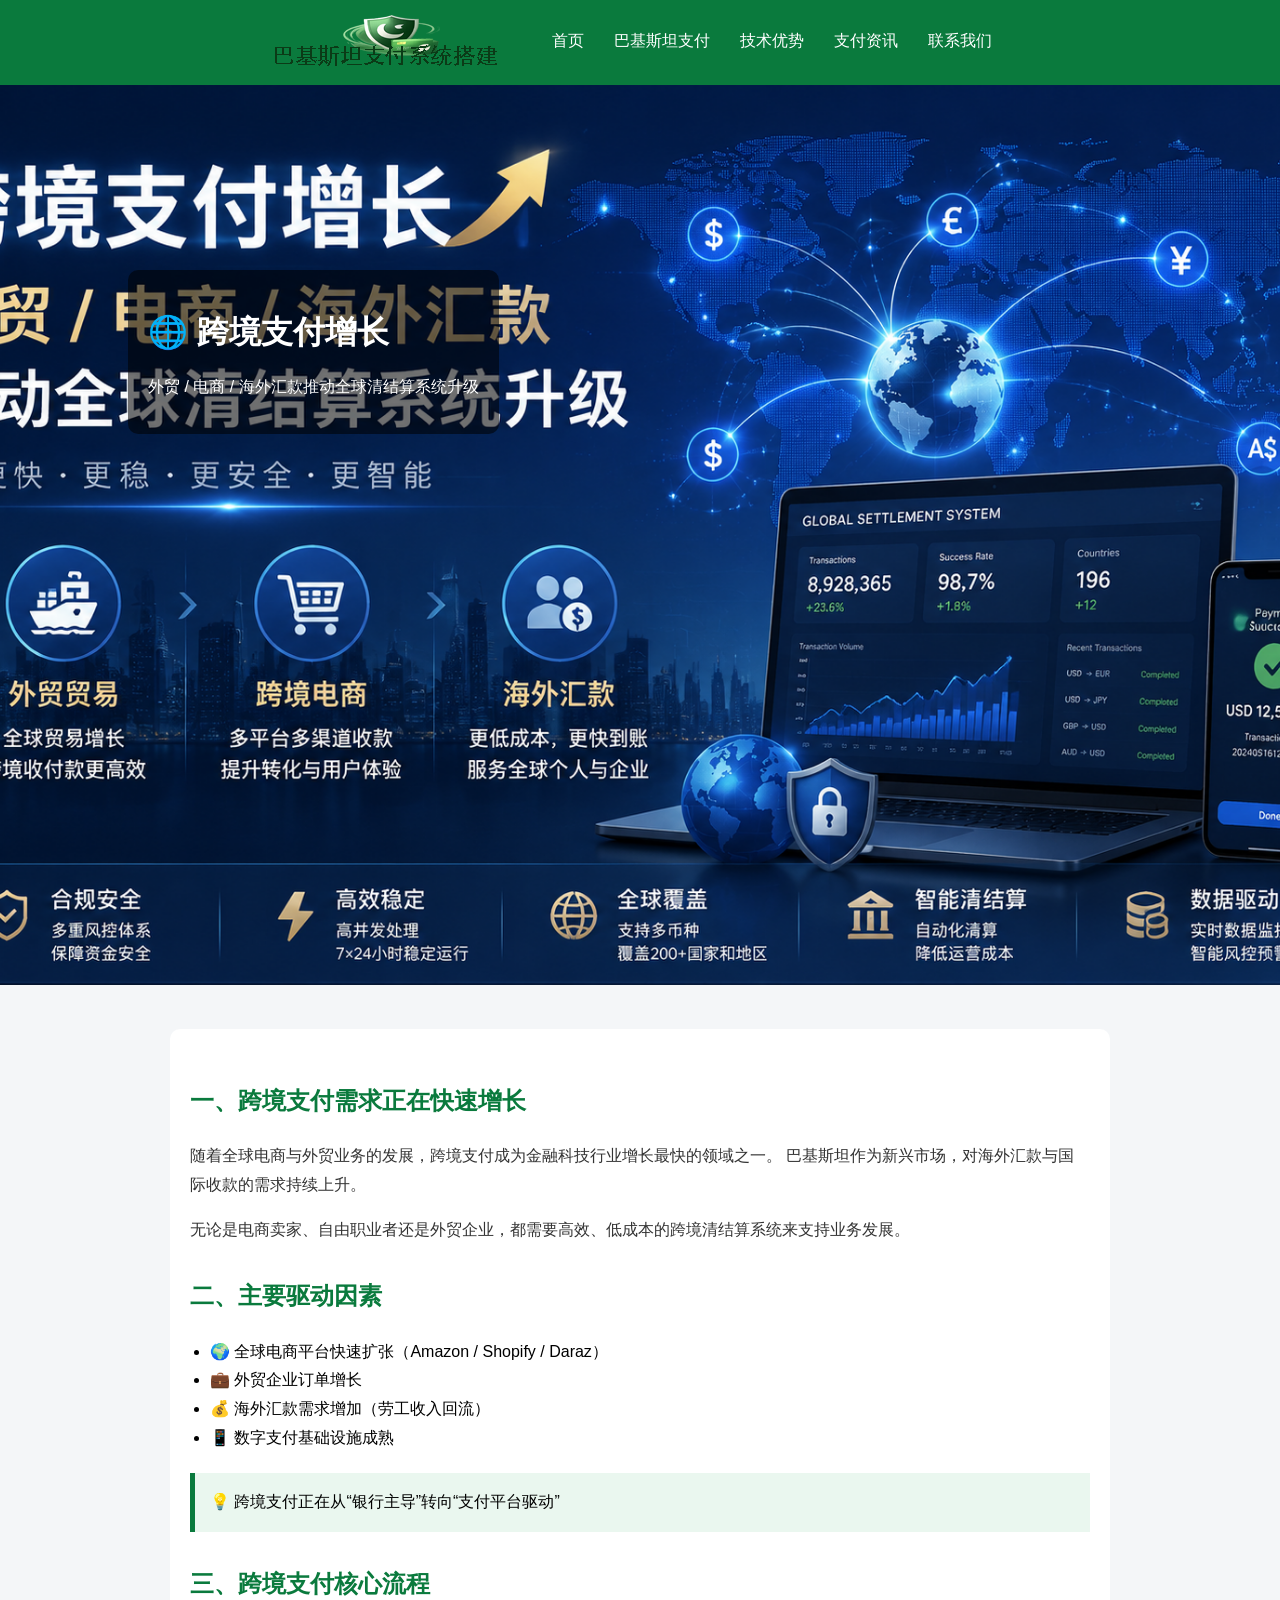
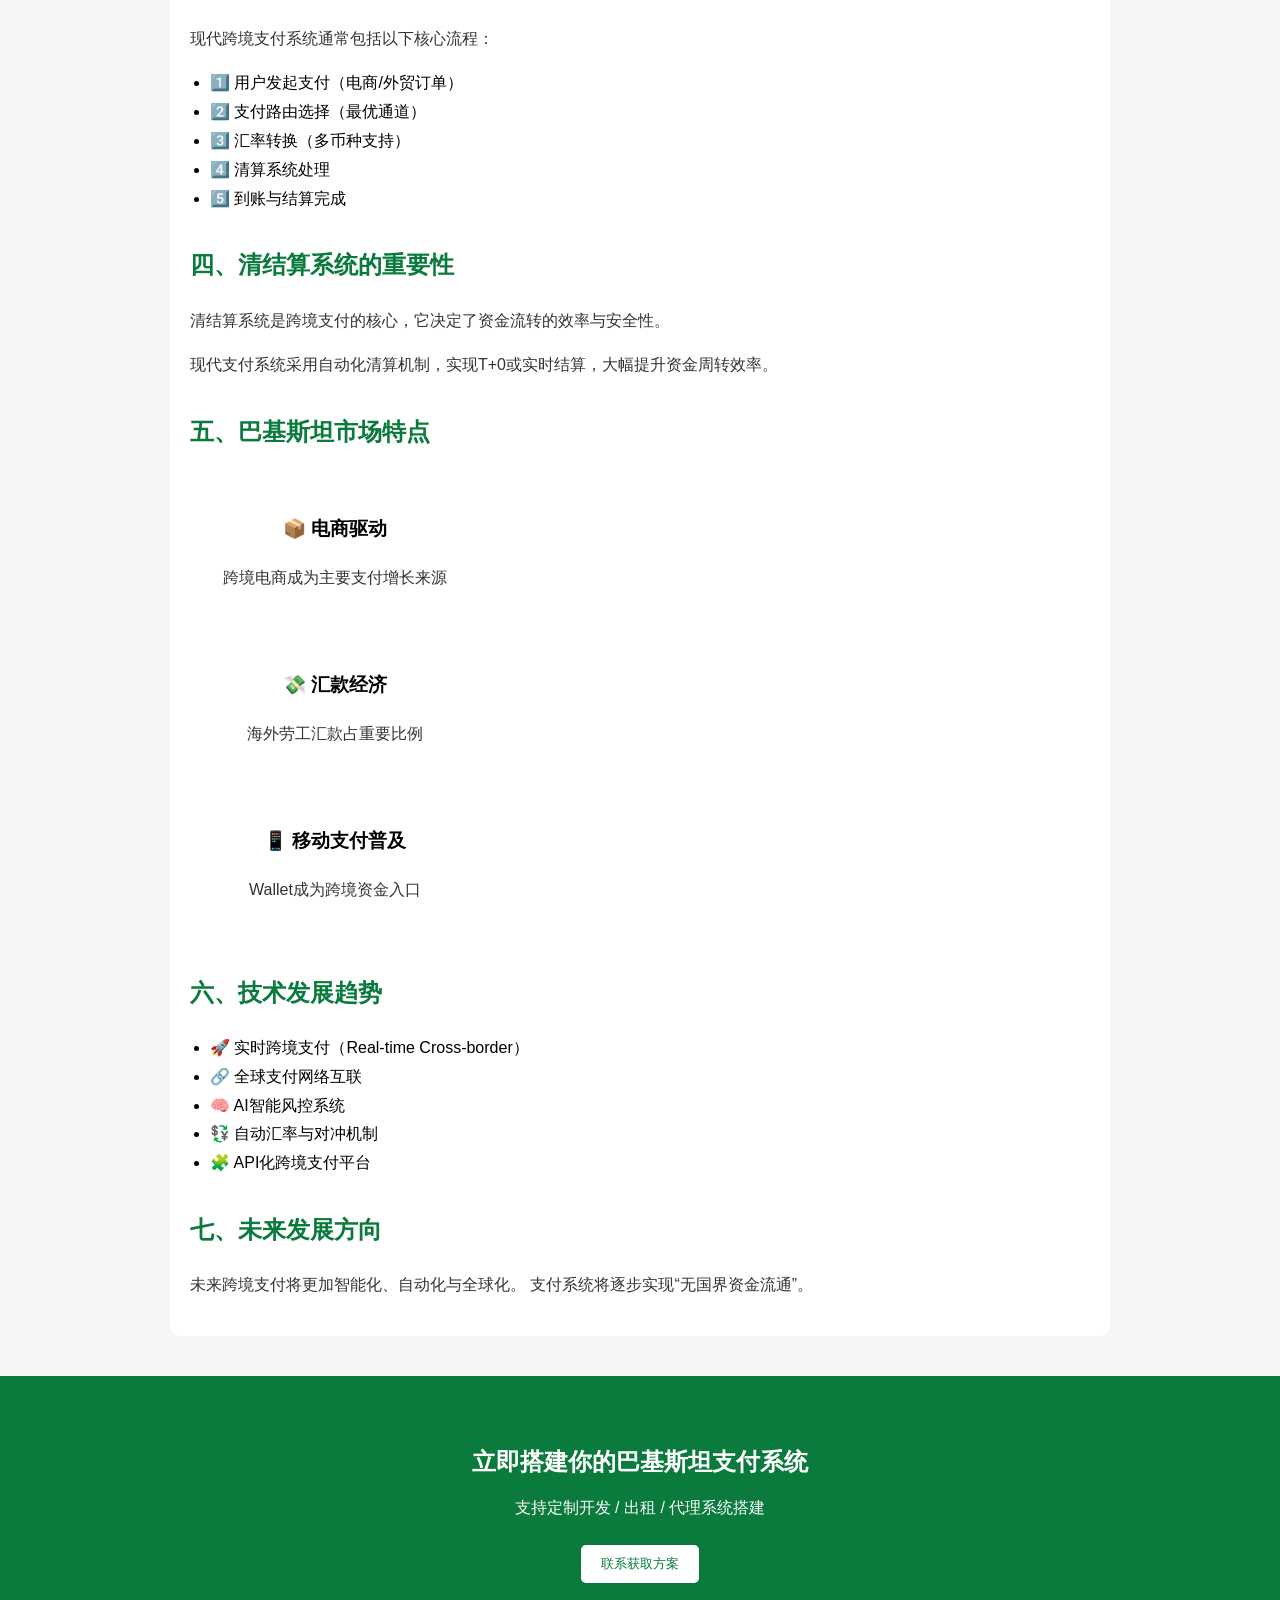
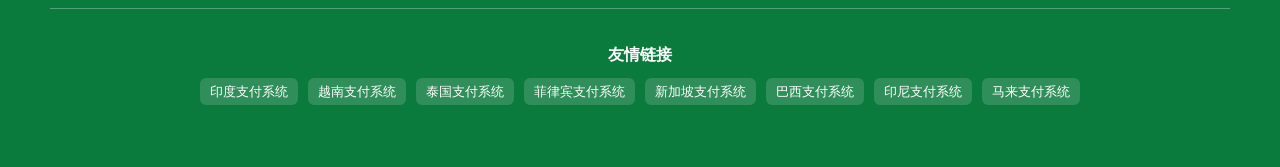
<file: news3.html>
﻿<!DOCTYPE html>
<html lang="zh">
<head>
<meta charset="UTF-8">
<title>跨境支付增长｜巴基斯坦支付资讯</title>
<meta name="description" content="随着全球电商与外贸业务的发展，跨境支付成为金融科技行业增长最快的领域之一。 巴基斯坦作为新兴市场，对海外汇款与国际收款的需求持续上升。">
<link rel="icon" href="picture/favicon.png" type="image/x-icon">
<link rel="stylesheet" href="css/style.css">
</head>

<body>

<!-- 导航栏 -->
<div class="navbar">
  <img src="picture/logo.png" class="logo" loading="lazy" alt="巴基斯坦支付系统搭建">
  <ul>
    <li><a href="/">首页</a></li>
    <li><a href="pakistan.html">巴基斯坦支付</a></li>
    <li><a href="advantage.html">技术优势</a></li>
    <li><a href="news.html">支付资讯</a></li>
    <li><a href="https://t.me/ukpaysys" target="_blank" rel="nofollow">联系我们</a></li>
  </ul>
</div>

<!-- 🔥 Banner -->
<div class="page-banner">
  <img src="picture/new3.png" alt="跨境支付增长" loading="lazy">
  <div class="banner-text">
    <h1>🌐 跨境支付增长</h1>
    <p>外贸 / 电商 / 海外汇款推动全球清结算系统升级</p>
  </div>
</div>

<!-- 文章主体 -->
<div class="article">

  <h2>一、跨境支付需求正在快速增长</h2>
  <p>
    随着全球电商与外贸业务的发展，跨境支付成为金融科技行业增长最快的领域之一。
    巴基斯坦作为新兴市场，对海外汇款与国际收款的需求持续上升。
  </p>

  <p>
    无论是电商卖家、自由职业者还是外贸企业，都需要高效、低成本的跨境清结算系统来支持业务发展。
  </p>

  <h2>二、主要驱动因素</h2>

  <ul>
    <li>🌍 全球电商平台快速扩张（Amazon / Shopify / Daraz）</li>
    <li>💼 外贸企业订单增长</li>
    <li>💰 海外汇款需求增加（劳工收入回流）</li>
    <li>📱 数字支付基础设施成熟</li>
  </ul>

  <div class="highlight-box">
    💡 跨境支付正在从“银行主导”转向“支付平台驱动”
  </div>

  <h2>三、跨境支付核心流程</h2>

  <p>
    现代跨境支付系统通常包括以下核心流程：
  </p>

  <ul>
    <li>1️⃣ 用户发起支付（电商/外贸订单）</li>
    <li>2️⃣ 支付路由选择（最优通道）</li>
    <li>3️⃣ 汇率转换（多币种支持）</li>
    <li>4️⃣ 清算系统处理</li>
    <li>5️⃣ 到账与结算完成</li>
  </ul>

  <h2>四、清结算系统的重要性</h2>

  <p>
    清结算系统是跨境支付的核心，它决定了资金流转的效率与安全性。
  </p>

  <p>
    现代支付系统采用自动化清算机制，实现T+0或实时结算，大幅提升资金周转效率。
  </p>

  <h2>五、巴基斯坦市场特点</h2>

  <div class="card-grid">

    <div class="card">
      <h3>📦 电商驱动</h3>
      <p>跨境电商成为主要支付增长来源</p>
    </div>

    <div class="card">
      <h3>💸 汇款经济</h3>
      <p>海外劳工汇款占重要比例</p>
    </div>

    <div class="card">
      <h3>📱 移动支付普及</h3>
      <p>Wallet成为跨境资金入口</p>
    </div>

  </div>

  <h2>六、技术发展趋势</h2>

  <ul>
    <li>🚀 实时跨境支付（Real-time Cross-border）</li>
    <li>🔗 全球支付网络互联</li>
    <li>🧠 AI智能风控系统</li>
    <li>💱 自动汇率与对冲机制</li>
    <li>🧩 API化跨境支付平台</li>
  </ul>

  <h2>七、未来发展方向</h2>

  <p>
    未来跨境支付将更加智能化、自动化与全球化。
    支付系统将逐步实现“无国界资金流通”。
  </p>

</div>

<!-- CTA -->
<div class="cta">
  <h2>立即搭建你的巴基斯坦支付系统</h2>
  <p>支持定制开发 / 出租 / 代理系统搭建</p>
  <button onclick="window.open('https://t.me/ukpaysys','_blank')">
    联系获取方案
  </button>

  <!-- 🔗 友情链接 -->
  <div class="friend-links">
    <h4>友情链接</h4>
    <ul>
      <li><a>印度支付系统</a></li>
      <li><a>越南支付系统</a></li>
      <li><a>泰国支付系统</a></li>
      <li><a>菲律宾支付系统</a></li>
      <li><a>新加坡支付系统</a></li>
      <li><a>巴西支付系统</a></li>
      <li><a>印尼支付系统</a></li>
      <li><a>马来支付系统</a></li>
    </ul>
  </div>
</div>

</body>
</html>
</file>
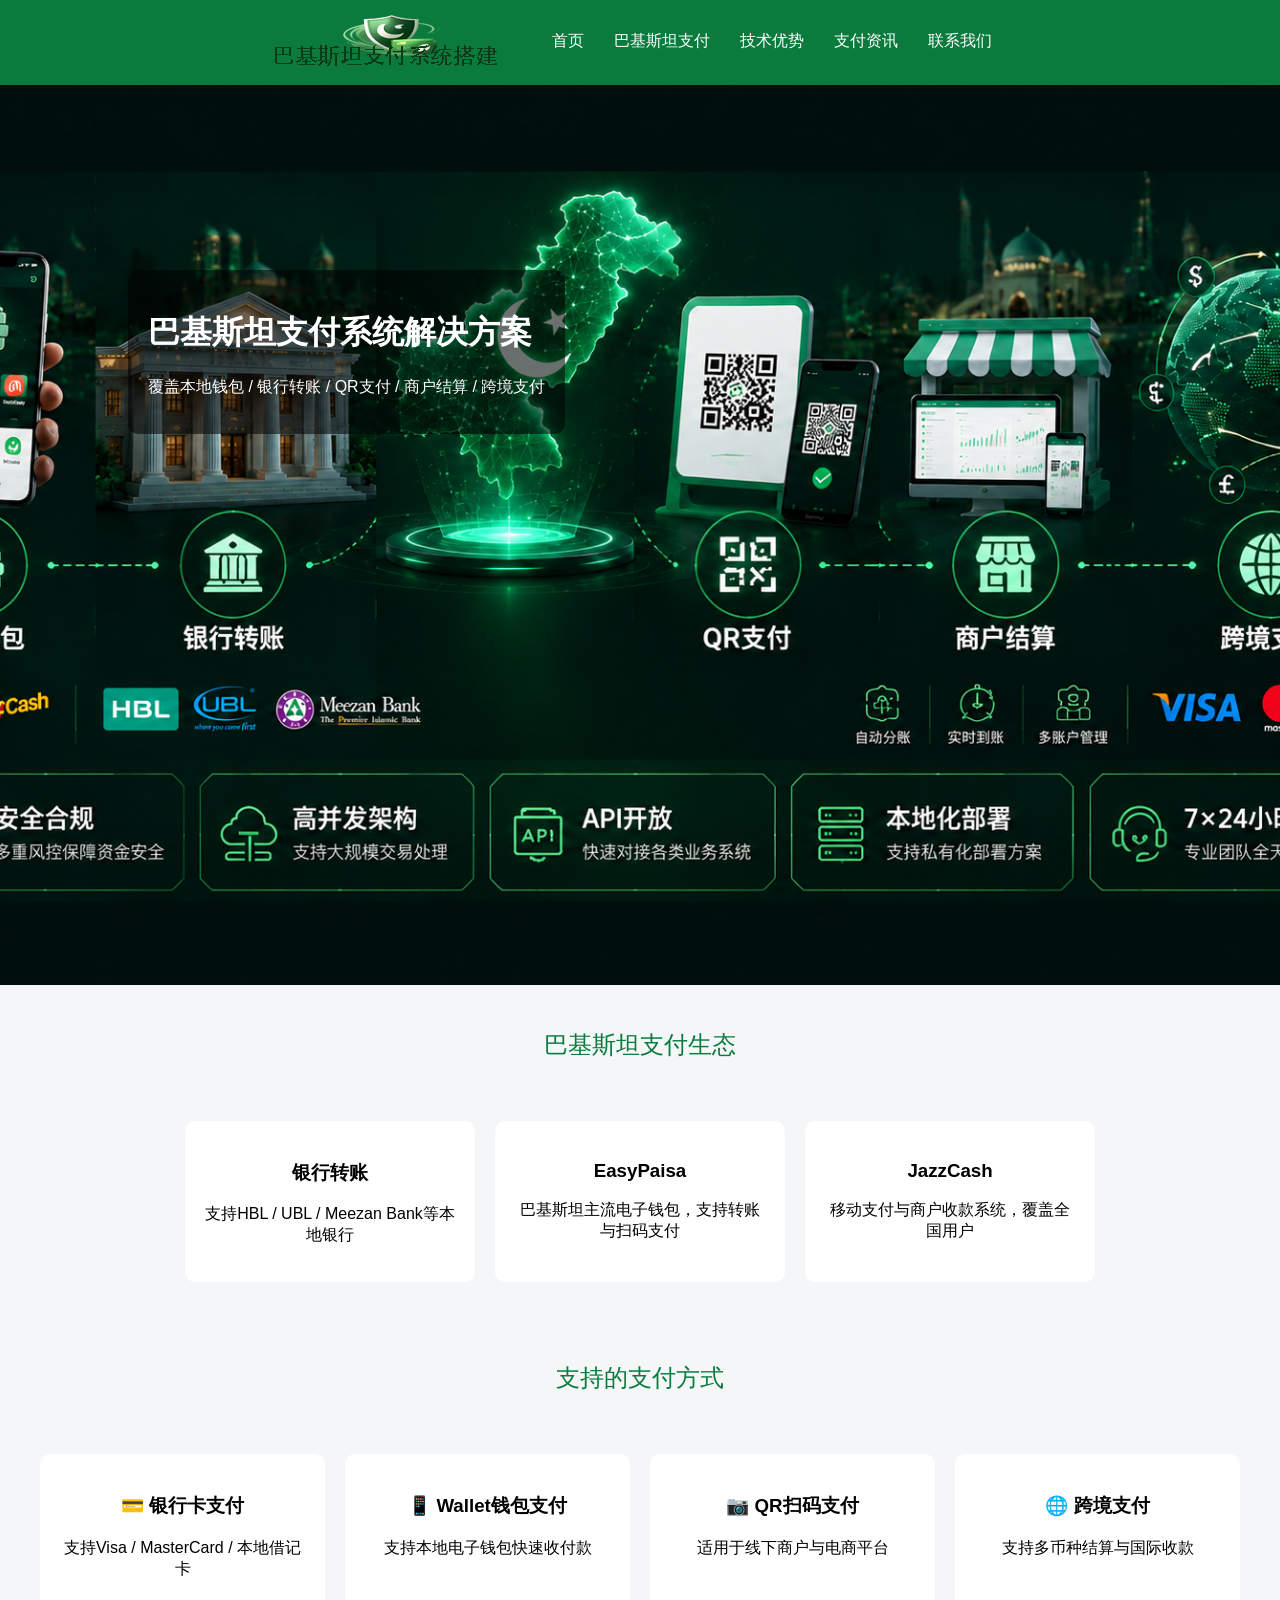
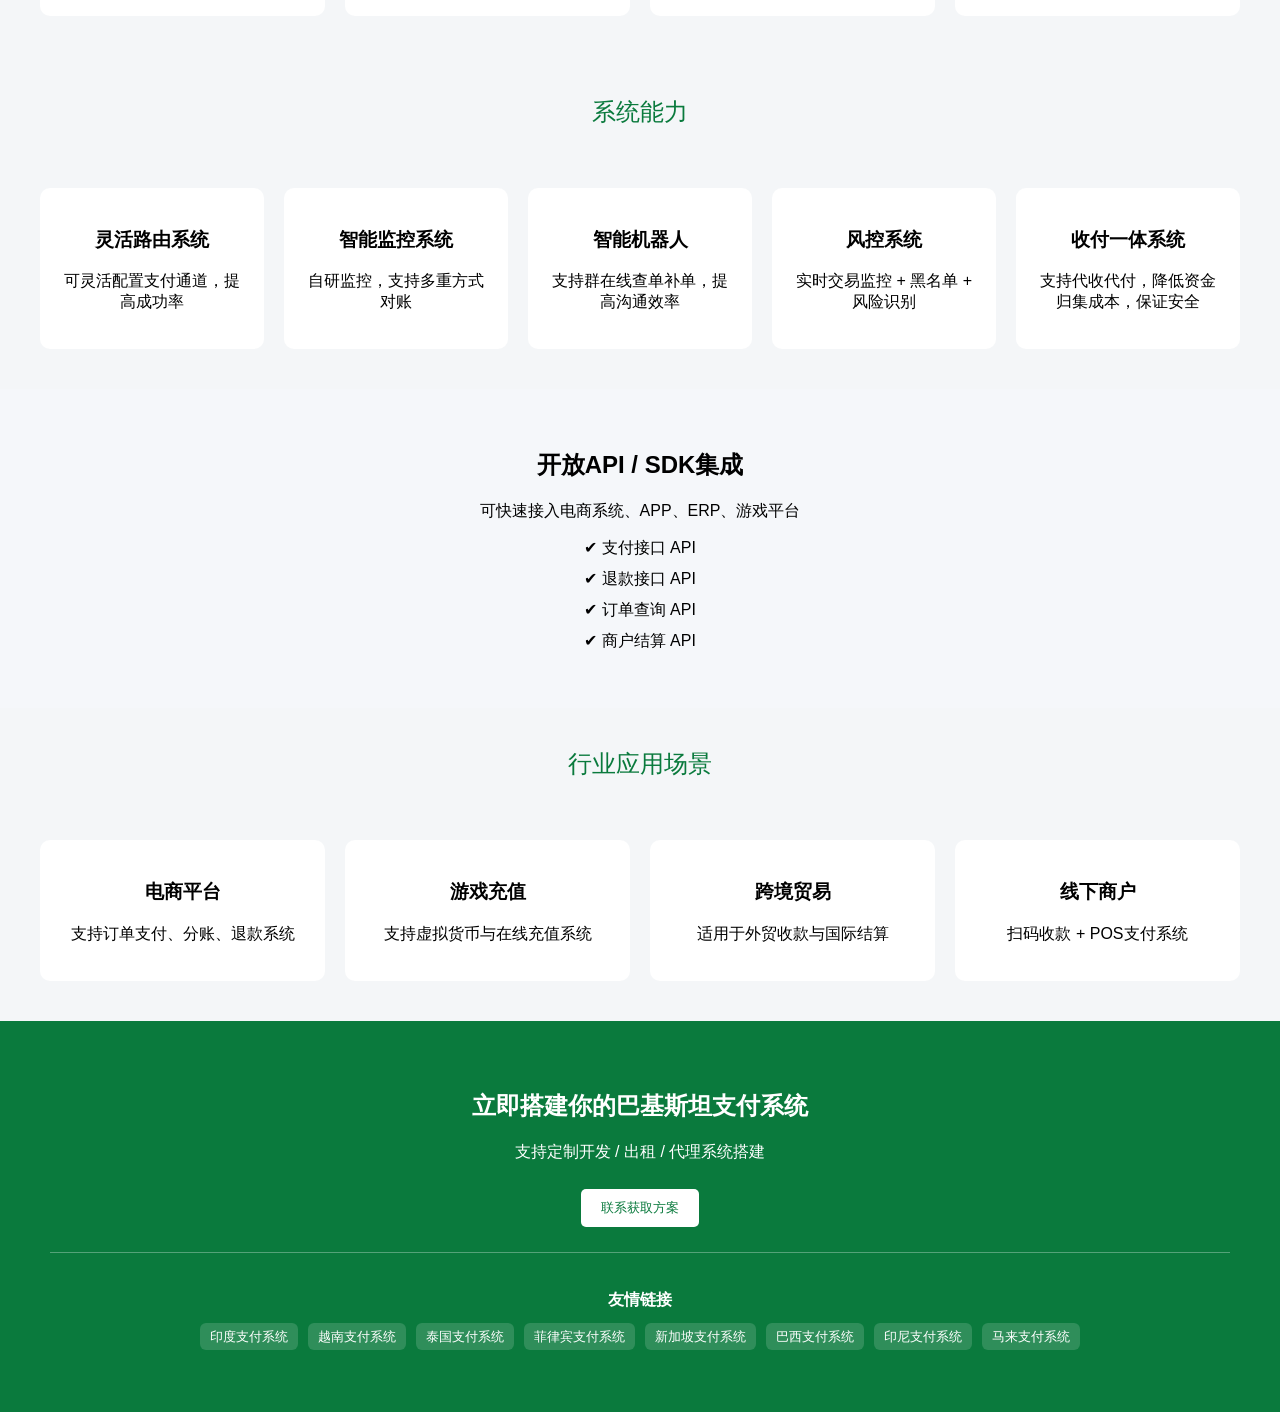
<file: pakistan.html>
﻿<!DOCTYPE html>
<html lang="zh">
<head>
<meta charset="UTF-8">
<title>巴基斯坦支付方式接入｜JazzCash｜Easypaisa｜本地银行转账｜扫码支付</title>
<meta name="description" content="详细介绍巴基斯坦主流支付方式接入方案，包括JazzCash、Easypaisa电子钱包、本地银行转账及扫码支付接口，支持电商、平台及跨境企业快速集成本地支付能力。">
<meta name="keywords" content="巴基斯坦支付方式, JazzCash接口, Easypaisa支付, 巴基斯坦银行转账, Pakistan mobile wallet, 本地扫码支付, QR payment Pakistan, 支付接口接入">
<link rel="icon" href="picture/favicon.png" type="image/x-icon">
<link rel="stylesheet" href="css/style.css">
</head>

<body>

<!-- 导航栏 -->
<div class="navbar">
  <img src="picture/logo.png" class="logo" loading="lazy" alt="巴基斯坦支付系统搭建">
  <ul>
    <li><a href="/">首页</a></li>
    <li><a href="pakistan.html">巴基斯坦支付</a></li>
    <li><a href="advantage.html">技术优势</a></li>
    <li><a href="news.html">支付资讯</a></li>
    <li><a href="https://t.me/ukpaysys" target="_blank" rel="nofollow">联系我们</a></li>
  </ul>
</div>

<!-- 🌍 头部Banner -->
<div class="page-banner">
  <img src="picture/pakistan1.png" alt="巴基斯坦支付系统解决方案" loading="lazy">
  <div class="banner-text">
    <h1>巴基斯坦支付系统解决方案</h1>
    <p>覆盖本地钱包 / 银行转账 / QR支付 / 商户结算 / 跨境支付</p>
  </div>
</div>

<!-- 🇵🇰 巴基斯坦支付生态 -->
<div class="section-title">巴基斯坦支付生态</div>

<div class="section">
  <div class="card">
    <h3>银行转账</h3>
    <p>支持HBL / UBL / Meezan Bank等本地银行</p>
  </div>
  <div class="card">
    <h3>EasyPaisa</h3>
    <p>巴基斯坦主流电子钱包，支持转账与扫码支付</p>
  </div>

  <div class="card">
    <h3>JazzCash</h3>
    <p>移动支付与商户收款系统，覆盖全国用户</p>
  </div>
</div>

<!-- 💳 支付方式 -->
<div class="section-title">支持的支付方式</div>

<div class="section">
  <div class="card">
    <h3>💳 银行卡支付</h3>
    <p>支持Visa / MasterCard / 本地借记卡</p>
  </div>
  
  <div class="card">
    <h3>📱 Wallet钱包支付</h3>
    <p>支持本地电子钱包快速收付款</p>
  </div>

  <div class="card">
    <h3>📷 QR扫码支付</h3>
    <p>适用于线下商户与电商平台</p>
  </div>

  <div class="card">
    <h3>🌐 跨境支付</h3>
    <p>支持多币种结算与国际收款</p>
  </div>
</div>

<!-- ⚙️ 系统能力 -->
<div class="section-title">系统能力</div>

<div class="section">
  <div class="card">
    <h3>灵活路由系统</h3>
    <p>可灵活配置支付通道，提高成功率</p>
  </div>

  <div class="card">
    <h3>智能监控系统</h3>
    <p>自研监控，支持多重方式对账</p>
  </div>

  <div class="card">
    <h3>智能机器人</h3>
    <p>支持群在线查单补单，提高沟通效率</p>
  </div>

  <div class="card">
    <h3>风控系统</h3>
    <p>实时交易监控 + 黑名单 + 风险识别</p>
  </div>
  <div class="card">
    <h3>收付一体系统</h3>
    <p>支持代收代付，降低资金归集成本，保证安全</p>
  </div>
</div>

<!-- 🧩 API能力 -->
<div class="api-box">
  <h2>开放API / SDK集成</h2>
  <p>可快速接入电商系统、APP、ERP、游戏平台</p>

  <ul>
    <li>✔ 支付接口 API</li>
    <li>✔ 退款接口 API</li>
    <li>✔ 订单查询 API</li>
    <li>✔ 商户结算 API</li>
  </ul>
</div>

<!-- 🏪 行业应用 -->
<div class="section-title">行业应用场景</div>

<div class="section">
  <div class="card">
    <h3>电商平台</h3>
    <p>支持订单支付、分账、退款系统</p>
  </div>

  <div class="card">
    <h3>游戏充值</h3>
    <p>支持虚拟货币与在线充值系统</p>
  </div>

  <div class="card">
    <h3>跨境贸易</h3>
    <p>适用于外贸收款与国际结算</p>
  </div>

  <div class="card">
    <h3>线下商户</h3>
    <p>扫码收款 + POS支付系统</p>
  </div>
</div>

<!-- 📞 CTA -->
<div class="cta">
  <h2>立即搭建你的巴基斯坦支付系统</h2>
  <p>支持定制开发 / 出租 / 代理系统搭建</p>
  <button onclick="window.open('https://t.me/ukpaysys','_blank')">
    联系获取方案
  </button>

  <!-- 🔗 友情链接 -->
  <div class="friend-links">
    <h4>友情链接</h4>
    <ul>
      <li><a>印度支付系统</a></li>
      <li><a>越南支付系统</a></li>
      <li><a>泰国支付系统</a></li>
      <li><a>菲律宾支付系统</a></li>
      <li><a>新加坡支付系统</a></li>
      <li><a>巴西支付系统</a></li>
      <li><a>印尼支付系统</a></li>
      <li><a>马来支付系统</a></li>
    </ul>
  </div>
</div>

</body>
</html>
</file>
<file: css/style.css>
﻿body {
    margin: 0;
    font-family: Arial;
    background: #f4f6f8;
}

/* 导航 */
.navbar {
    display: flex;
    justify-content: space-between;
    background: #0a7a3d;
    padding: 15px 30px;
    color: white;
    justify-content: center; /* 整体居中 */
}

    .navbar ul {
        list-style: none;
        display: flex;
       
    }

        .navbar ul li {
            margin: 0 15px;
        }

            .navbar ul li a {
                color: white;
                text-decoration: none;
            }

/* 轮播 */
.carousel img {
    width: 100%;
    height: 350px;
    object-fit: cover;
}

/* 卡片 */
.section {
    display: flex;
    justify-content: center;
    padding: 40px;
    gap: 20px;
}

.card {
    background: white;
    padding: 15px;
    width: 250px;
    border-radius: 10px;
    text-align: center;
}

    .card img {
        width: 100%;
        height: 150px;
        object-fit: cover;
        border-radius: 8px;
    }

/* banner */
.page-banner img {
    width: 100%;
    height: 900px;
    object-fit: cover;
}

.contact {
    padding: 50px;
    text-align: center;
}
/* ===== 轮播文字层 ===== */
.carousel {
    position: relative;
}

.hero-text {
    position: absolute;
    top: 30%;
    left: 10%;
    color: white;
    background: rgba(0,0,0,0.5);
    padding: 20px;
    border-radius: 10px;
    max-width: 500px;
}

    .hero-text h1 {
        font-size: 26px;
    }

/* ===== 介绍 ===== */
.intro {
    padding: 40px;
    text-align: center;
}

    .intro h2 {
        color: #0a7a3d;
    }

/* ===== 数据区 ===== */
.stats {
    display: flex;
    justify-content: center;
    gap: 20px;
    padding: 30px;
    background: #f0f8f5;
}

.stat-box {
    background: white;
    padding: 20px;
    border-radius: 10px;
    text-align: center;
    width: 150px;
}

/* ===== 额外功能 ===== */
.feature {
    display: flex;
    justify-content: center;
    gap: 30px;
    padding: 40px;
    background: #fff;
}

    .feature div {
        width: 250px;
        text-align: center;
    }

/* ===== 标题 ===== */
.section-title {
    text-align: center;
    font-size: 24px;
    margin-top: 40px;
    color: #0a7a3d;
}

/* ===== hero按钮 ===== */
.hero-btns {
    margin-top: 15px;
}

    .hero-btns button {
        padding: 10px 15px;
        border: none;
        margin-right: 10px;
        cursor: pointer;
        background: #0a7a3d;
        color: white;
        border-radius: 5px;
    }

    .hero-btns .ghost {
        background: transparent;
        border: 1px solid white;
    }

/* ===== 流程 ===== */
.flow {
    text-align: center;
    padding: 40px;
}

.flow-box {
    display: flex;
    justify-content: center;
    gap: 10px;
    font-size: 18px;
}

/* ===== steps ===== */
.steps {
    display: flex;
    justify-content: center;
    gap: 20px;
    padding: 30px;
}

.step {
    text-align: center;
}

    .step span {
        background: #0a7a3d;
        color: white;
        padding: 10px;
        border-radius: 50%;
        display: inline-block;
    }

/* ===== CTA ===== */
.cta {
    background: #0a7a3d;
    color: white;
    text-align: center;
    padding: 50px;
}

    .cta button {
        margin-top: 10px;
        padding: 10px 20px;
        border: none;
        background: white;
        color: #0a7a3d;
        cursor: pointer;
        border-radius: 5px;
    }

/* banner文字 */
.banner-text {
    position: absolute;
    top: 30%;
    left: 10%;
    color: white;
    background: rgba(0,0,0,0.5);
    padding: 20px;
    border-radius: 10px;
}

/* section标题 */
.section-title {
    text-align: center;
    font-size: 24px;
    margin: 40px 0 20px;
    color: #0a7a3d;
}

/* API模块 */
.api-box {
    background: #f5f7fa;
    padding: 40px;
    text-align: center;
}

    .api-box ul {
        list-style: none;
        padding: 0;
    }

    .api-box li {
        margin: 10px 0;
    }

/* CTA */
.cta {
    background: #0a7a3d;
    color: white;
    text-align: center;
    padding: 50px;
}

    .cta button {
        margin-top: 10px;
        padding: 10px 20px;
        border: none;
        background: white;
        color: #0a7a3d;
        cursor: pointer;
    }

/* banner文字 */
.banner-text {
    position: absolute;
    top: 30%;
    left: 10%;
    color: white;
    background: rgba(0,0,0,0.55);
    padding: 20px;
    border-radius: 10px;
    max-width: 500px;
}

/* 标题 */
.section-title {
    text-align: center;
    font-size: 24px;
    margin: 40px 0 20px;
    color: #0a7a3d;
}

/* 安全模块 */
.security {
    background: #f5f7fa;
    padding: 40px;
    text-align: center;
}

.security-grid {
    display: flex;
    justify-content: center;
    gap: 20px;
    flex-wrap: wrap;
}

    .security-grid div {
        background: white;
        padding: 15px 20px;
        border-radius: 10px;
    }

/* CTA */
.cta {
    background: #0a7a3d;
    color: white;
    text-align: center;
    padding: 50px;
}

    .cta button {
        margin-top: 10px;
        padding: 10px 20px;
        border: none;
        background: white;
        color: #0a7a3d;
        cursor: pointer;
        border-radius: 5px;
    }

.article {
    max-width: 900px;
    margin: 40px auto;
    padding: 20px;
    line-height: 1.8;
    background: white;
    border-radius: 10px;
}

    .article h2 {
        color: #0a7a3d;
        margin-top: 30px;
    }

    .article ul {
        padding-left: 20px;
    }

.highlight-box {
    background: #eaf7ef;
    padding: 15px;
    border-left: 5px solid #0a7a3d;
    margin: 20px 0;
}

.article p {
    color: #333;
}
.friend-links {
    margin-top: 25px;
    padding-top: 15px;
    border-top: 1px solid rgba(255,255,255,0.3);
}

    .friend-links h4 {
        margin-bottom: 10px;
        font-size: 16px;
    }

    .friend-links ul {
        list-style: none;
        padding: 0;
        display: flex;
        flex-wrap: wrap;
        gap: 10px;
        justify-content: center;
    }

        .friend-links ul li a {
            color: white;
            text-decoration: none;
            background: rgba(255,255,255,0.15);
            padding: 6px 10px;
            border-radius: 6px;
            font-size: 13px;
        }

            .friend-links ul li a:hover {
                background: white;
                color: #0a7a3d;
            }
.card {
    display: block;
    text-decoration: none;
    color: inherit;
    background: #fff;
    padding: 20px;
    border-radius: 10px;
    transition: 0.3s;
}

    .card:hover {
        transform: translateY(-5px);
        box-shadow: 0 10px 25px rgba(0,0,0,0.1);
    }
</file>
